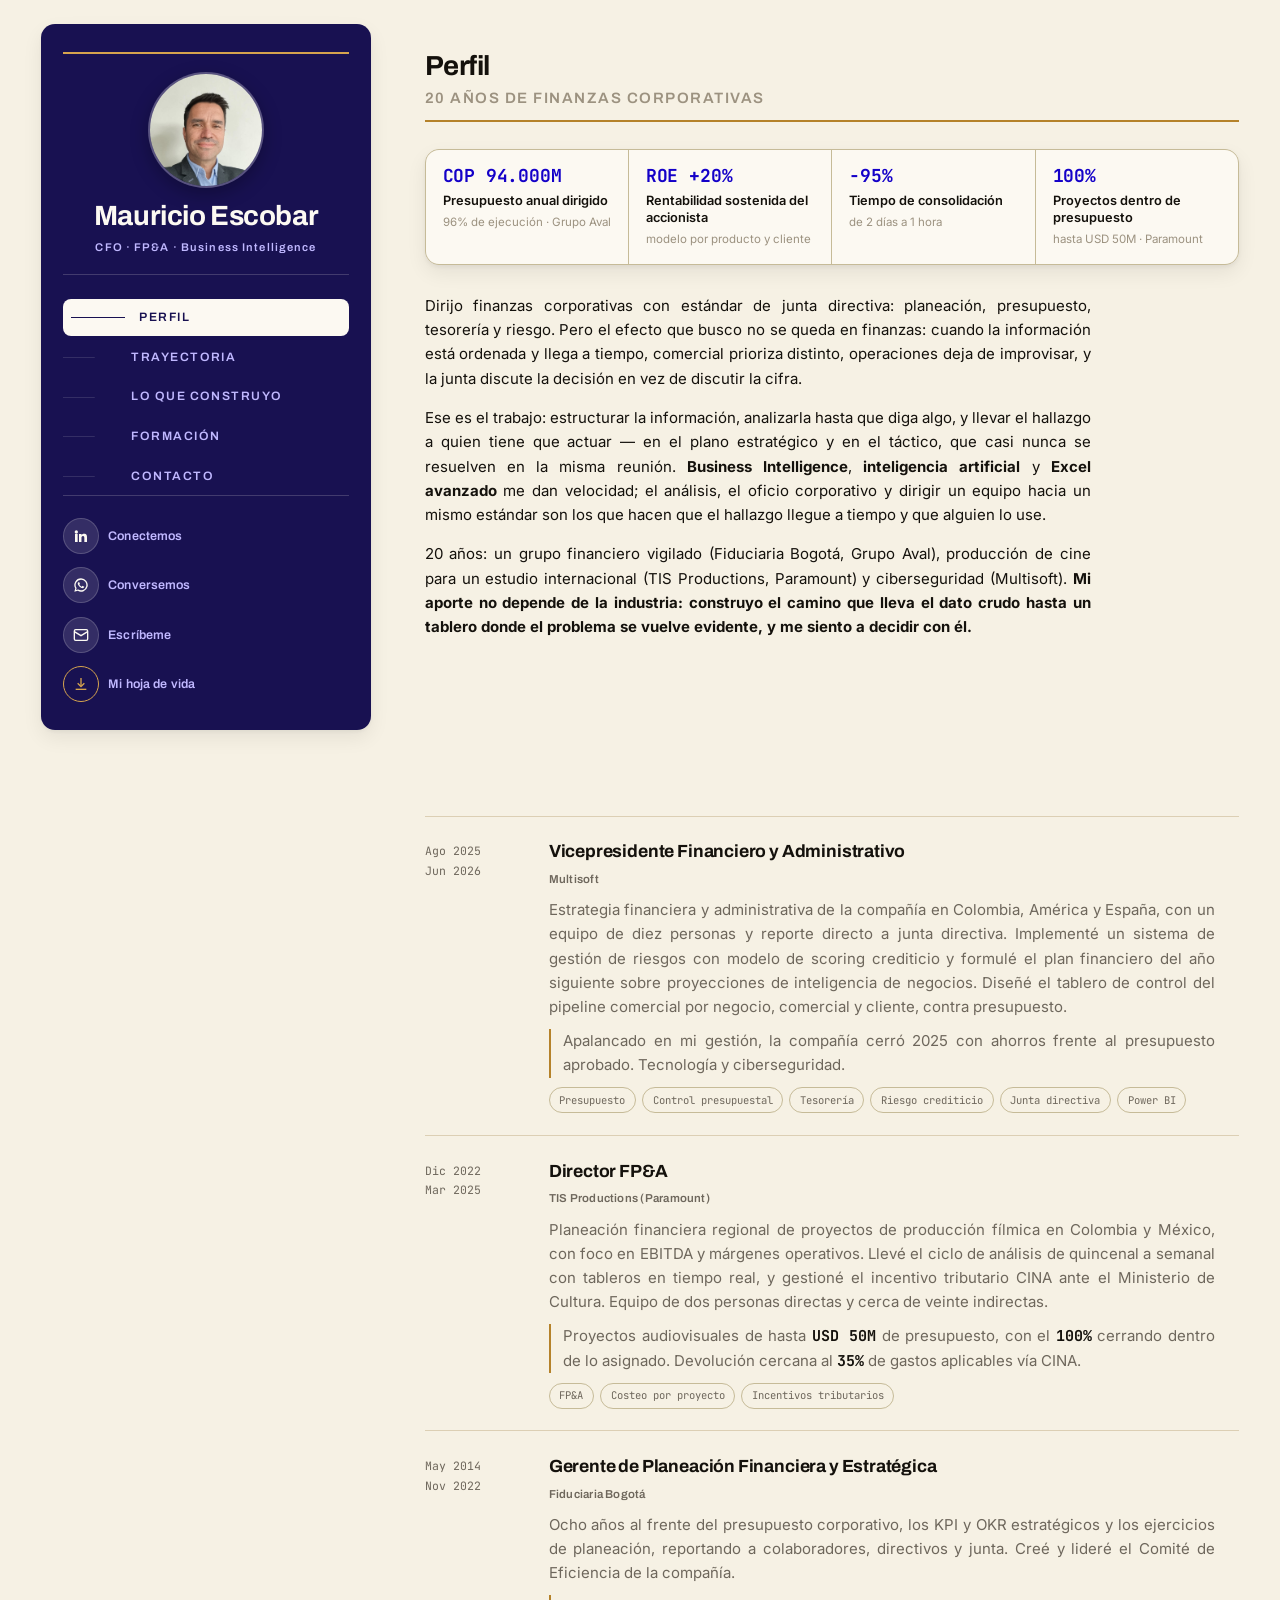
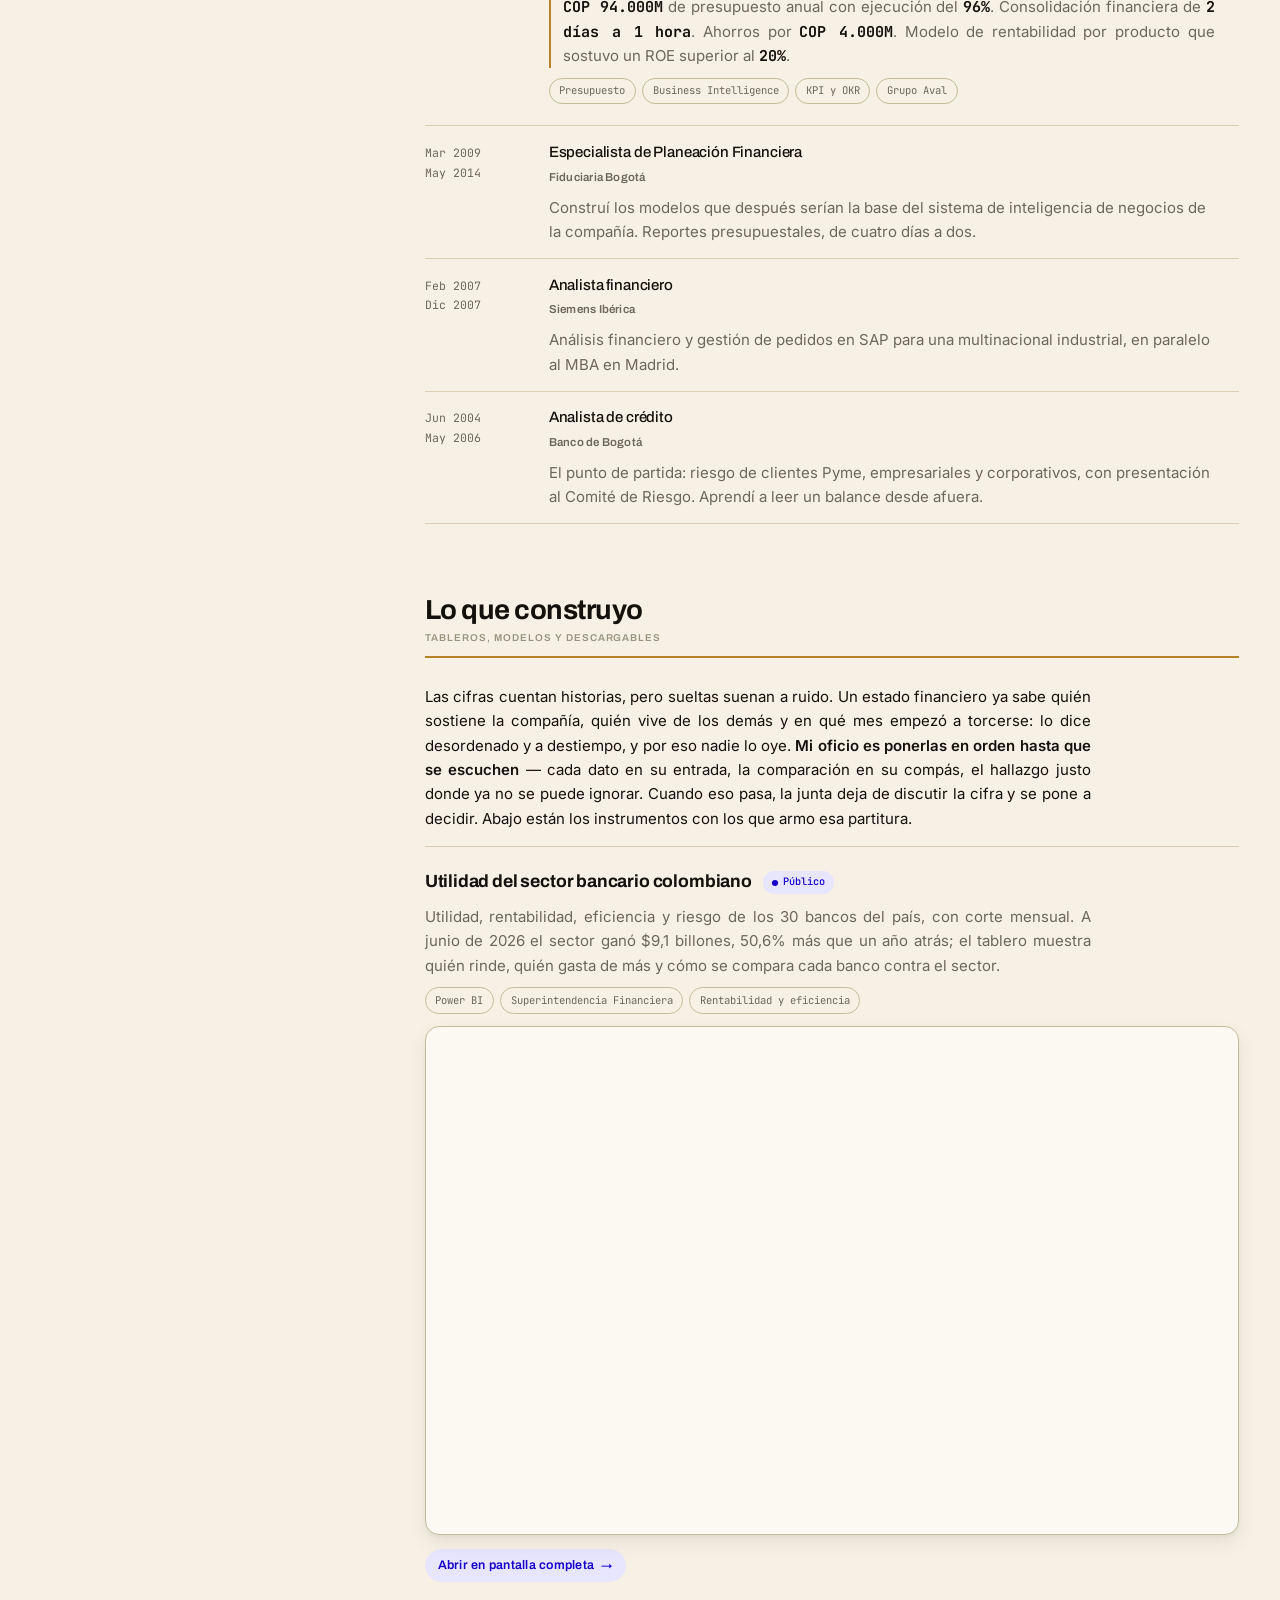
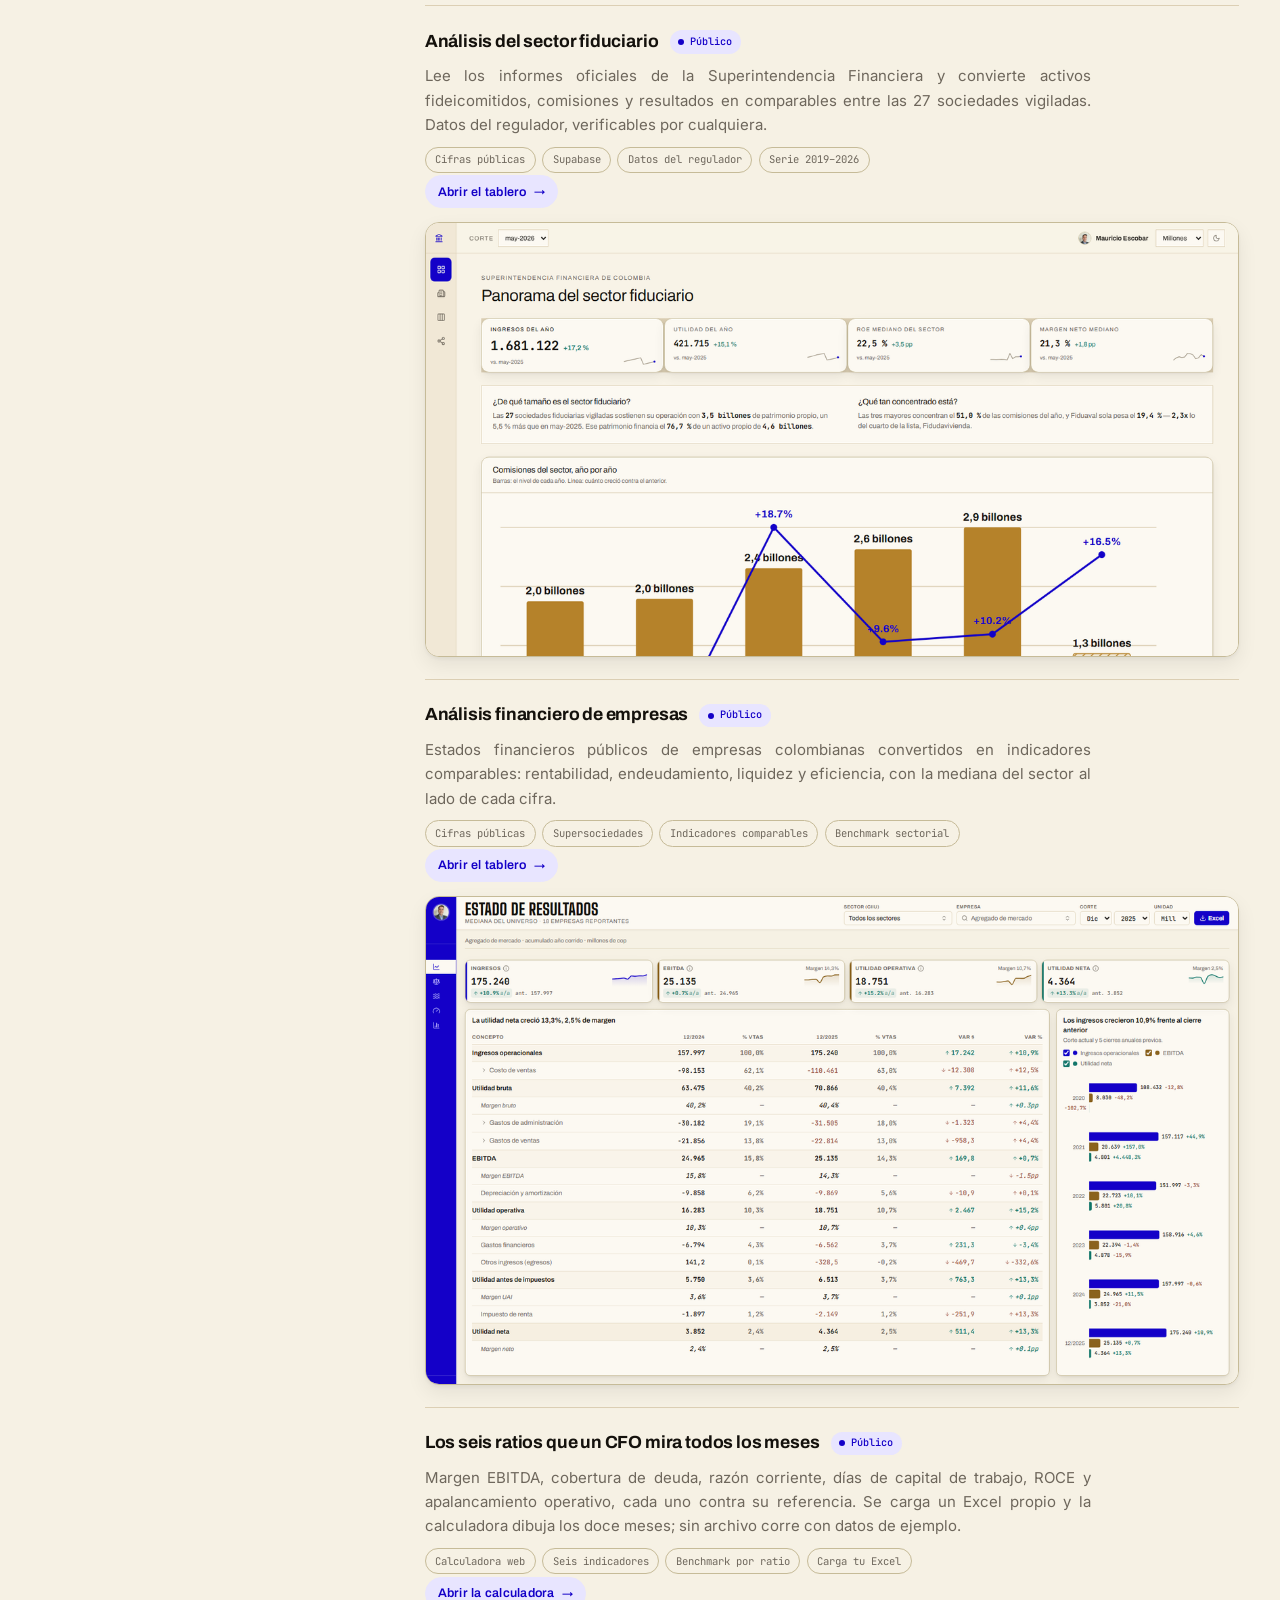
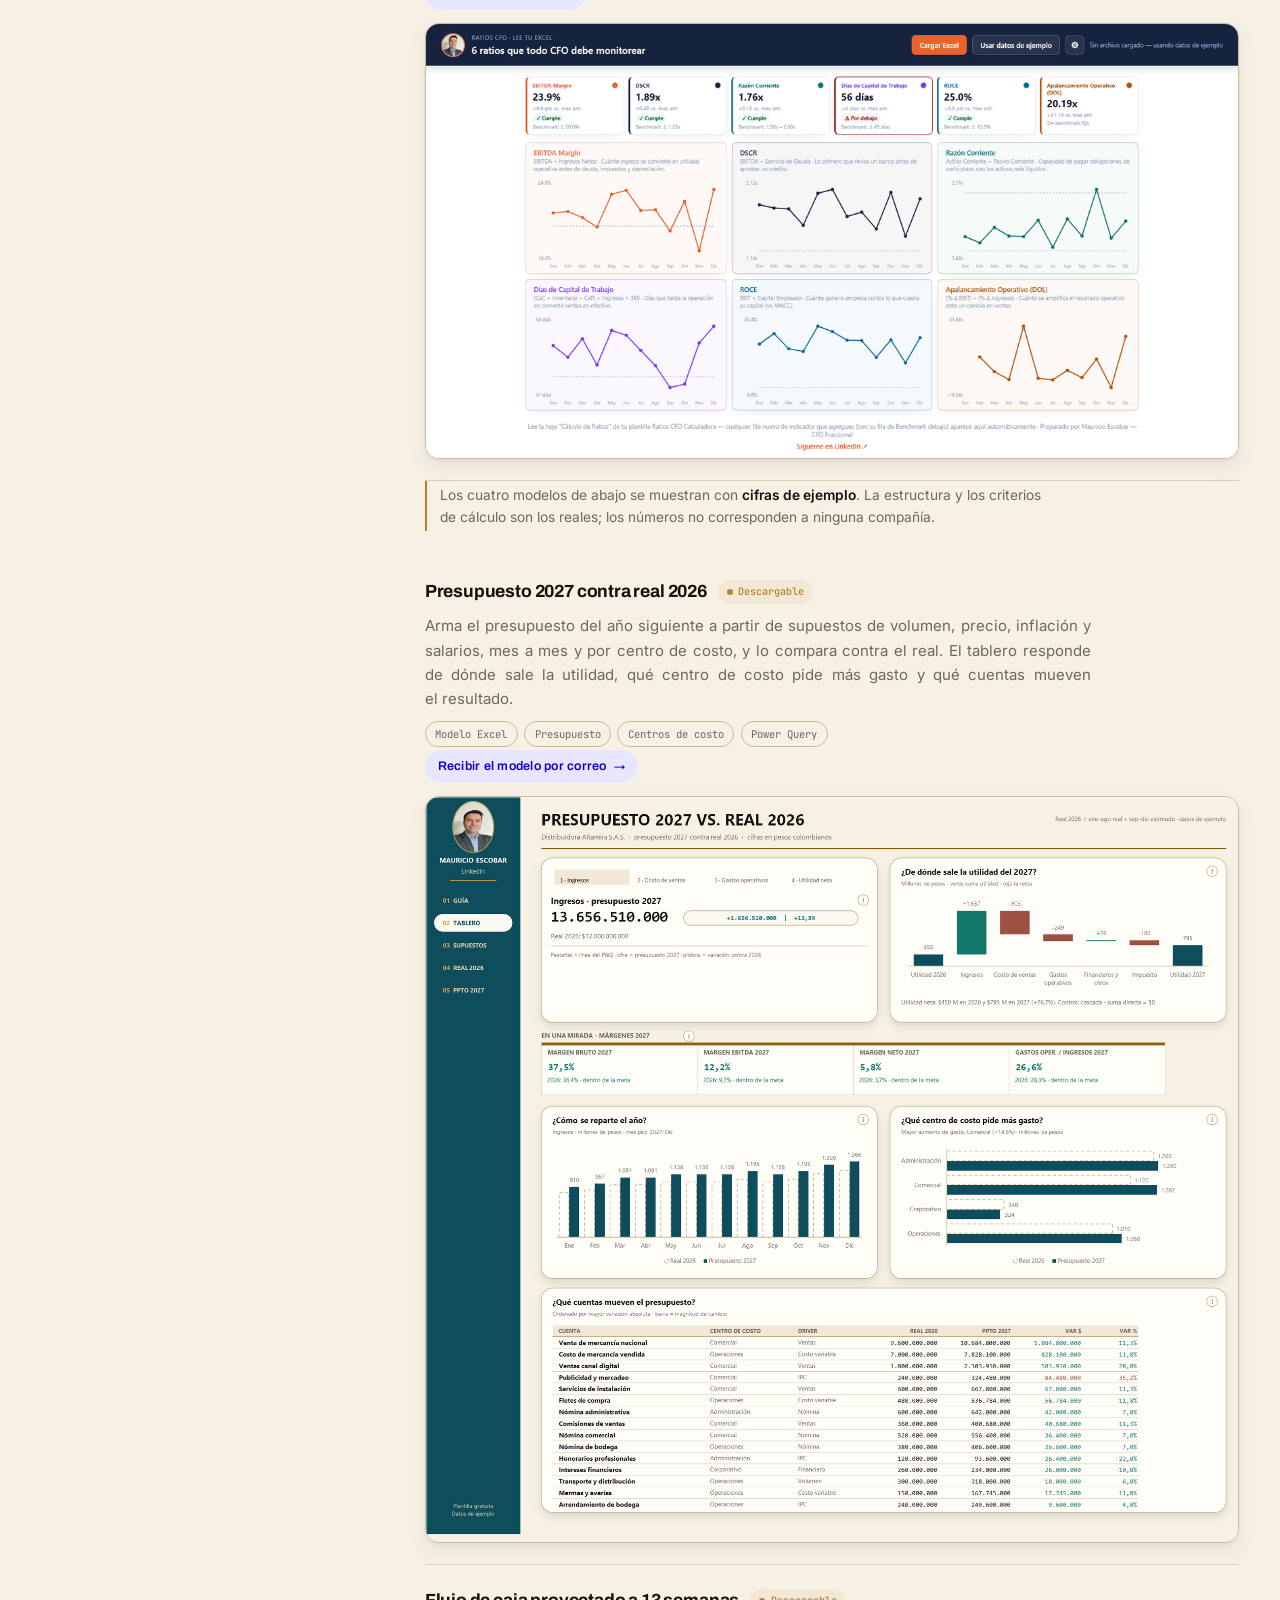
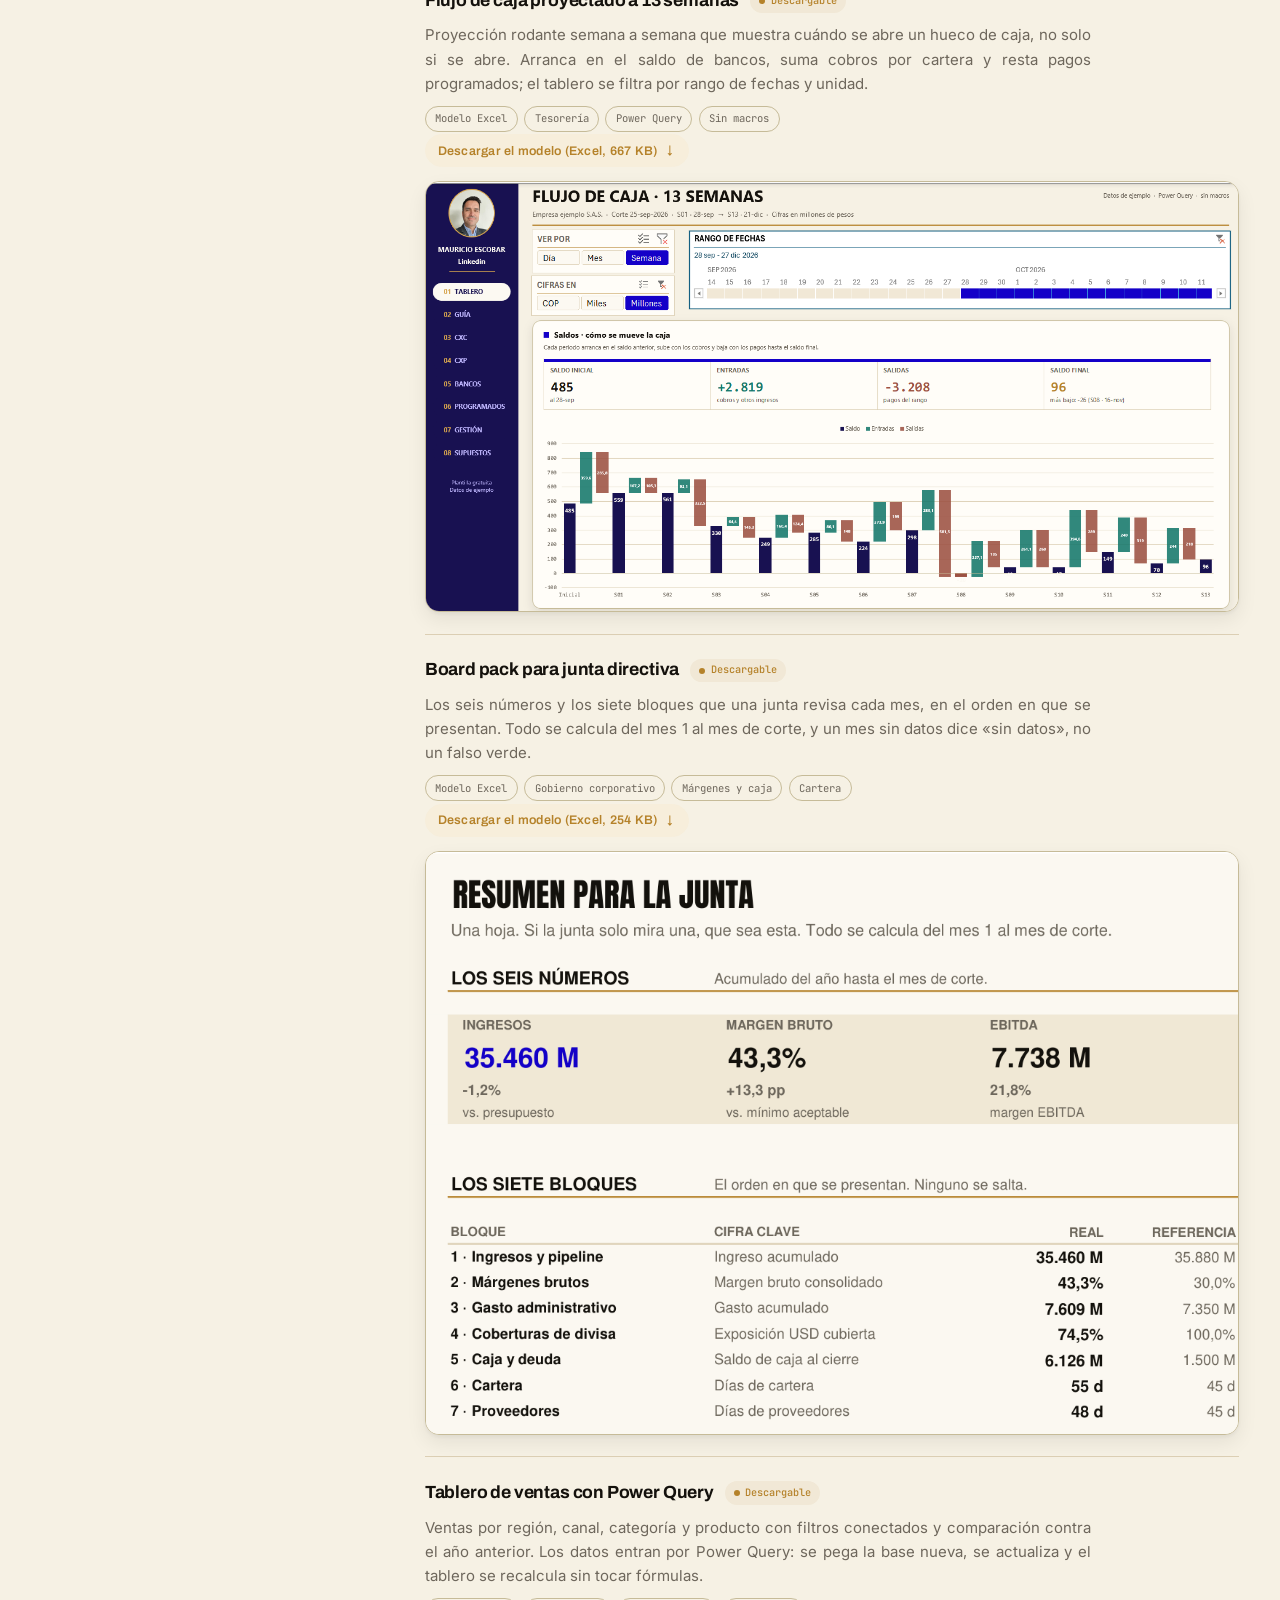
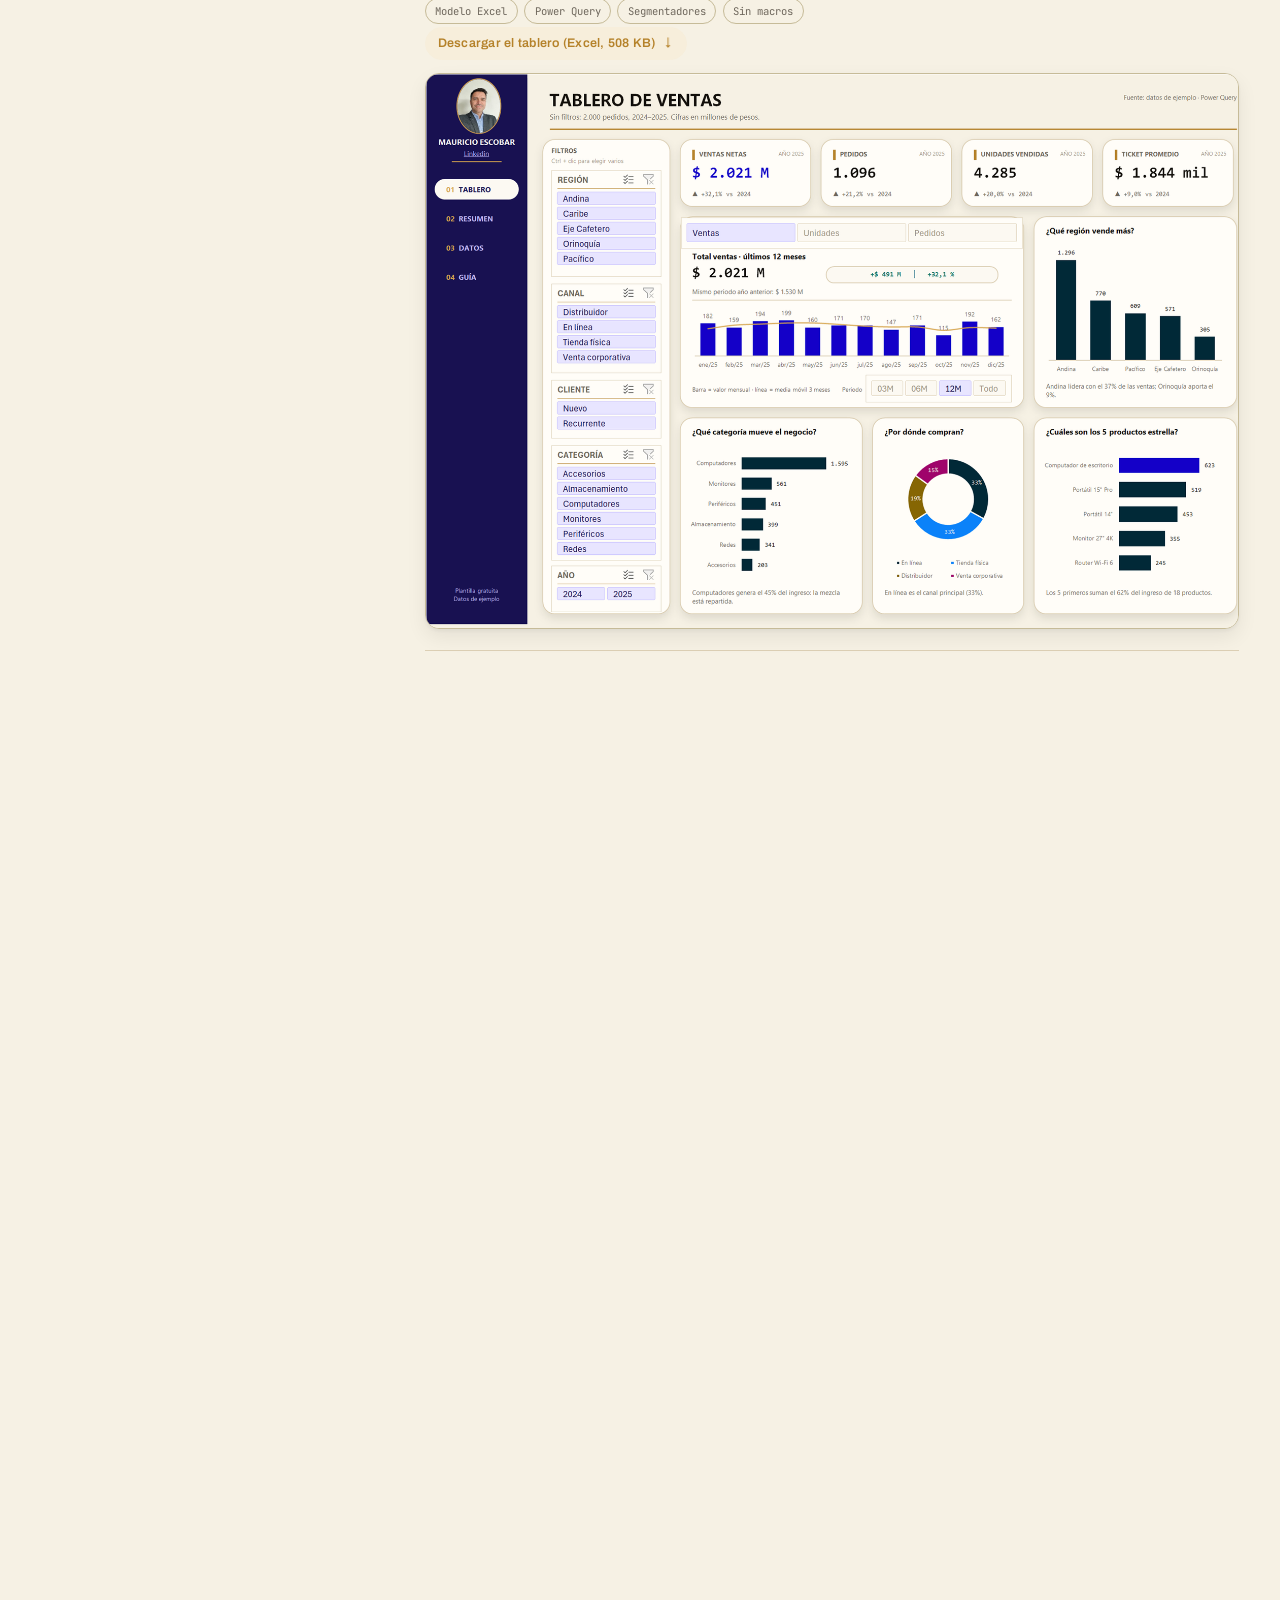
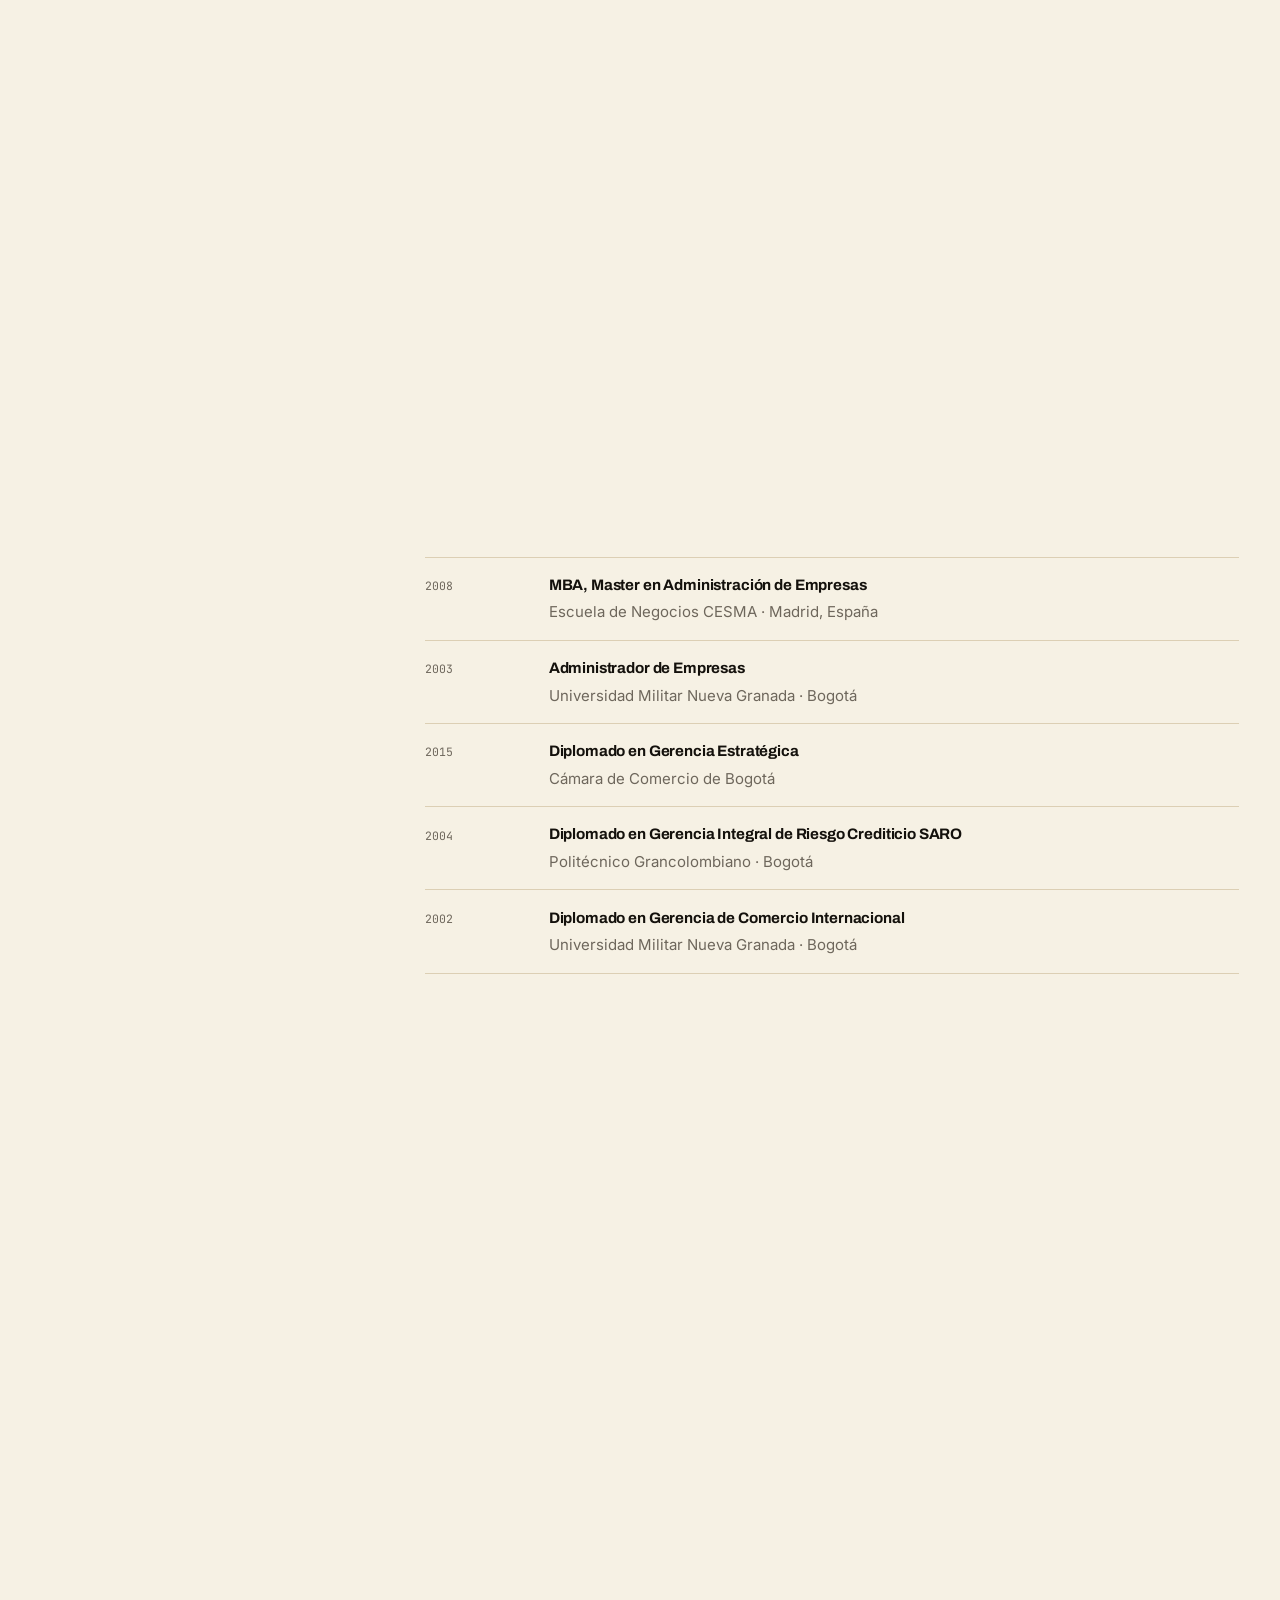
<file: index.html>
<!DOCTYPE html>
<html lang="es">
<head>
<script>document.documentElement.className+=" js";</script>
<meta charset="UTF-8">
<meta name="viewport" content="width=device-width, initial-scale=1.0">
<script>
/* La landing SIEMPRE abre por el inicio. Chrome restaura la posicion de scroll
   al recargar o al volver atras, asi que un visitante que ya habia bajado
   reaparecia en Contacto creyendo que esa era la portada. Solo se respeta el
   destino cuando el propio enlace trae ancla (#trayectoria, #contacto...). */
if ('scrollRestoration' in history) history.scrollRestoration = 'manual';
if (!location.hash) window.addEventListener('load', function(){ window.scrollTo(0, 0); });
</script>
<title>Mauricio Escobar. Finanzas corporativas con estándar de junta directiva</title>
<meta name="description" content="20 años dirigiendo finanzas corporativas en Grupo Aval, Paramount y ciberseguridad. Modelos financieros y sistemas de información que hacen que el número llegue a tiempo.">

<meta property="og:title" content="Mauricio Escobar. Finanzas corporativas con estándar de junta directiva">
<meta property="og:description" content="Modelos financieros y sistemas de información que hacen que el número llegue a tiempo y se pueda creer.">
<meta property="og:image" content="assets/img/mauricio-escobar.jpg">
<meta property="og:type" content="website">

<link rel="icon" href="assets/img/favicon.svg" type="image/svg+xml">
<link rel="preconnect" href="https://fonts.googleapis.com">
<link rel="preconnect" href="https://fonts.gstatic.com" crossorigin>
<link rel="stylesheet" href="https://fonts.googleapis.com/css2?family=Archivo:wght@400;500;600;700&family=Inter:wght@400;500;600&family=JetBrains+Mono:wght@400;500;700&display=swap">
<link rel="stylesheet" href="css/home.css?v=6bc7af1b">
</head>
<body>
<div class="shell" lang="es">

<aside class="sidebar">
  <div>
    <div class="letterhead">
      <div class="namerow">
        <div class="portrait"><img src="assets/img/mauricio-escobar.jpg" alt="Mauricio Escobar"></div>
        <div>
          <h1>Mauricio Escobar</h1>
          <p class="role">CFO · FP&amp;A · Business Intelligence</p>
        </div>
      </div>
      <p class="bio">20 años ordenando la información financiera de compañías grandes.
      Hoy la pongo al servicio de juntas que tienen que decidir.</p>
    </div>

    <nav class="jump" aria-label="Secciones">
      <ul>
        <li><a href="#perfil"><span class="rail"></span>Perfil</a></li>
        <li><a href="#trayectoria"><span class="rail"></span>Trayectoria</a></li>
        <li><a href="#construyo"><span class="rail"></span>Lo que construyo</a></li>
        <li><a href="#formacion"><span class="rail"></span>Formación</a></li>
        <li><a href="#contacto"><span class="rail"></span>Contacto</a></li>
      </ul>
    </nav>
  </div>

  <div class="actions">
    <div class="actions-row">
      <a class="act" href="https://www.linkedin.com/in/mauricio-escobar-bernales/" target="_blank" rel="noopener">
        <span class="ic"><svg viewBox="0 0 24 24" fill="currentColor" aria-hidden="true"><path d="M4.98 3.5a2.5 2.5 0 1 1 0 5 2.5 2.5 0 0 1 0-5zM3 9h4v12H3zM9 9h3.8v1.7h.05c.53-.95 1.83-1.95 3.76-1.95C20.6 8.75 21 11.2 21 14.4V21h-4v-5.9c0-1.4-.03-3.2-2-3.2s-2.3 1.5-2.3 3.1V21H9z"/></svg></span>
        Conectemos
      </a>
      <a class="act" href="https://wa.me/573005422702?text=Hola%20Mauricio%2C%20vi%20tu%20sitio%20y%20quiero%20conversar" target="_blank" rel="noopener">
        <span class="ic"><svg viewBox="0 0 24 24" fill="currentColor" aria-hidden="true"><path d="M12 2a10 10 0 0 0-8.6 15.05L2 22l5.1-1.33A10 10 0 1 0 12 2zm0 2a8 8 0 1 1-4.1 14.86l-.3-.18-3 .78.8-2.92-.2-.31A8 8 0 0 1 12 4zm4.3 10.1c-.24-.12-1.4-.7-1.62-.78-.22-.08-.38-.12-.54.12s-.62.78-.76.94-.28.18-.52.06a6.5 6.5 0 0 1-1.92-1.18 7.2 7.2 0 0 1-1.32-1.65c-.14-.24 0-.37.1-.49s.24-.28.36-.42a1.6 1.6 0 0 0 .24-.4.44.44 0 0 0 0-.42c-.06-.12-.54-1.3-.74-1.78s-.4-.4-.54-.41h-.46a.88.88 0 0 0-.64.3 2.68 2.68 0 0 0-.84 2 4.66 4.66 0 0 0 .98 2.46 10.66 10.66 0 0 0 4.08 3.6c.57.25 1.02.4 1.37.5a3.28 3.28 0 0 0 1.5.1 2.46 2.46 0 0 0 1.6-1.14 2 2 0 0 0 .14-1.13c-.06-.1-.22-.16-.46-.28z"/></svg></span>
        Conversemos
      </a>
      <a class="act" href="mailto:hugomauricioescobar@gmail.com">
        <span class="ic"><svg viewBox="0 0 24 24" fill="none" stroke="currentColor" stroke-width="2" aria-hidden="true"><rect x="2" y="4" width="20" height="16" rx="2"/><path d="m2 7 10 6 10-6"/></svg></span>
        Escríbeme
      </a>
      <a class="act act-cv" href="assets/Mauricio-Escobar-Bernales-CV.pdf" download>
        <span class="ic"><svg viewBox="0 0 24 24" fill="none" stroke="currentColor" stroke-width="2" aria-hidden="true"><path d="M12 3v12"/><path d="m7 11 5 5 5-5"/><path d="M4 20h16"/></svg></span>
        Mi hoja de vida
      </a>
    </div>
  </div>
</aside>

<main>

<section id="perfil">
  <div class="sec-head">
    <div class="sec-texto"><h2>Perfil</h2><p class="sec-sub">20 años de finanzas corporativas</p></div>
  </div>
  <div class="figures">
    <div><b>COP 94.000M</b><span>Presupuesto anual dirigido</span><em>96% de ejecución · Grupo Aval</em></div>
    <div><b>ROE +20%</b><span>Rentabilidad sostenida del accionista</span><em>modelo por producto y cliente</em></div>
    <div><b>−95%</b><span>Tiempo de consolidación</span><em>de 2 días a 1 hora</em></div>
    <div><b>100%</b><span>Proyectos dentro de presupuesto</span><em>hasta USD 50M · Paramount</em></div>
  </div>
  <p class="lede">Dirijo finanzas corporativas con estándar de junta directiva: planeación, presupuesto,
  tesorería y riesgo. Pero el efecto que busco no se queda en finanzas: cuando la información está
  ordenada y llega a tiempo, comercial prioriza distinto, operaciones deja de improvisar, y la junta
  discute la decisión en vez de discutir la cifra.</p>
  <p>Ese es el trabajo: estructurar la información, analizarla hasta que diga algo, y llevar el
  hallazgo a quien tiene que actuar — en el plano estratégico y en el táctico, que casi nunca se
  resuelven en la misma reunión. <strong>Business Intelligence</strong>, <strong>inteligencia
  artificial</strong> y <strong>Excel avanzado</strong> me dan velocidad; el análisis, el oficio
  corporativo y dirigir un equipo hacia un mismo estándar son los que hacen que el hallazgo llegue a
  tiempo y que alguien lo use.</p>
  <p>20 años: un grupo financiero vigilado (Fiduciaria Bogotá, Grupo Aval), producción de
  cine para un estudio internacional (TIS Productions, Paramount) y ciberseguridad (Multisoft).
  <strong>Mi aporte no depende de la industria: construyo el camino que lleva el dato crudo hasta un
  tablero donde el problema se vuelve evidente, y me siento a decidir con él.</strong></p>
</section>

<section id="trayectoria">
  <div class="sec-head">
    <div class="sec-texto"><h2>Trayectoria</h2><p class="sec-sub">De analista de crédito a vicepresidente</p></div>
  </div>
  <div class="ledger">

    <div class="row">
      <div class="when">Ago 2025<br>Jun 2026</div>
      <div>
        <h3>Vicepresidente Financiero y Administrativo</h3>
        <p class="org">Multisoft</p>
        <p>Estrategia financiera y administrativa de la compañía en Colombia, América y España, con un
        equipo de diez personas y reporte directo a junta directiva. Implementé un sistema de gestión de
        riesgos con modelo de scoring crediticio y formulé el plan financiero del año siguiente sobre
        proyecciones de inteligencia de negocios. Diseñé el tablero de control del pipeline comercial
        por negocio, comercial y cliente, contra presupuesto.</p>
        <p class="win">Apalancado en mi gestión, la compañía cerró 2025 con ahorros frente al presupuesto
        aprobado. Tecnología y ciberseguridad.</p>
        <div class="tags"><span class="tag">Presupuesto</span><span class="tag">Control presupuestal</span><span class="tag">Tesorería</span><span class="tag">Riesgo crediticio</span><span class="tag">Junta directiva</span><span class="tag">Power BI</span></div>
      </div>
    </div>

    <div class="row">
      <div class="when">Dic 2022<br>Mar 2025</div>
      <div>
        <h3>Director FP&amp;A</h3>
        <p class="org">TIS Productions (Paramount)</p>
        <p>Planeación financiera regional de proyectos de producción fílmica en Colombia y México, con foco
        en EBITDA y márgenes operativos. Llevé el ciclo de análisis de quincenal a semanal con tableros en
        tiempo real, y gestioné el incentivo tributario CINA ante el Ministerio de Cultura. Equipo de dos
        personas directas y cerca de veinte indirectas.</p>
        <p class="win">Proyectos audiovisuales de hasta <b>USD 50M</b> de presupuesto, con el <b>100%</b>
        cerrando dentro de lo asignado. Devolución cercana al <b>35%</b> de gastos aplicables vía CINA.</p>
        <div class="tags"><span class="tag">FP&amp;A</span><span class="tag">Costeo por proyecto</span><span class="tag">Incentivos tributarios</span></div>
      </div>
    </div>

    <div class="row">
      <div class="when">May 2014<br>Nov 2022</div>
      <div>
        <h3>Gerente de Planeación Financiera y Estratégica</h3>
        <p class="org">Fiduciaria Bogotá</p>
        <p>Ocho años al frente del presupuesto corporativo, los KPI y OKR estratégicos y los ejercicios de
        planeación, reportando a colaboradores, directivos y junta. Creé y lideré el Comité de Eficiencia
        de la compañía.</p>
        <p class="win"><b>COP 94.000M</b> de presupuesto anual con ejecución del <b>96%</b>. Consolidación
        financiera de <b>2 días a 1 hora</b>. Ahorros por <b>COP 4.000M</b>. Modelo de rentabilidad por
        producto que sostuvo un ROE superior al <b>20%</b>.</p>
        <div class="tags"><span class="tag">Presupuesto</span><span class="tag">Business Intelligence</span><span class="tag">KPI y OKR</span><span class="tag">Grupo Aval</span></div>
      </div>
    </div>

    <div class="row row-brief">
      <div class="when">Mar 2009<br>May 2014</div>
      <div>
        <h3>Especialista de Planeación Financiera</h3>
        <p class="org">Fiduciaria Bogotá</p>
        <p>Construí los modelos que después serían la base del sistema de inteligencia de negocios de
        la compañía. Reportes presupuestales, de cuatro días a dos.</p>
      </div>
    </div>

    <div class="row row-brief">
      <div class="when">Feb 2007<br>Dic 2007</div>
      <div>
        <h3>Analista financiero</h3>
        <p class="org">Siemens Ibérica</p>
        <p>Análisis financiero y gestión de pedidos en SAP para una multinacional industrial, en
        paralelo al MBA en Madrid.</p>
      </div>
    </div>

    <div class="row row-brief">
      <div class="when">Jun 2004<br>May 2006</div>
      <div>
        <h3>Analista de crédito</h3>
        <p class="org">Banco de Bogotá</p>
        <p>El punto de partida: riesgo de clientes Pyme, empresariales y corporativos, con presentación
        al Comité de Riesgo. Aprendí a leer un balance desde afuera.</p>
      </div>
    </div>

  </div>
</section>

<section id="construyo">
  <div class="sec-head">
    <div class="sec-texto"><h2>Lo que construyo</h2><p class="sec-sub">Tableros, modelos y descargables</p></div>
  </div>
  <p class="lede">Las cifras cuentan historias, pero sueltas suenan a ruido. Un estado financiero ya sabe quién sostiene la compañía, quién vive de los demás y en qué mes empezó a torcerse: lo dice desordenado y a destiempo, y por eso nadie lo oye. <strong>Mi oficio es ponerlas en orden hasta que se escuchen</strong> — cada dato en su entrada, la comparación en su compás, el hallazgo justo donde ya no se puede ignorar. Cuando eso pasa, la junta deja de discutir la cifra y se pone a decidir. Abajo están los instrumentos con los que armo esa partitura.</p>
  <div class="ledger">

    <div class="row row-pieza">
      <div>
        <div class="head-line"><h3>Utilidad del sector bancario colombiano</h3><span class="chip chip-pub">Público</span></div>
        <p>Utilidad, rentabilidad, eficiencia y riesgo de los 30 bancos del país, con corte mensual. A junio de 2026 el sector ganó $9,1 billones, 50,6% más que un año atrás; el tablero muestra quién rinde, quién gasta de más y cómo se compara cada banco contra el sector.</p>
        <div class="tags"><span class="tag">Power BI</span><span class="tag">Superintendencia Financiera</span><span class="tag">Rentabilidad y eficiencia</span></div>
        <div class="thumb thumb-embed"><iframe src="https://app.powerbi.com/view?r=eyJrIjoiNDkyMWVmMmUtMjRiNy00Yjc5LWFiZDktYTc0ODIxMDdlMDczIiwidCI6ImQ2NDZkM2E4LTdiMTUtNGI1My05ZDkyLTk4MTVmZDYyNzAyYyIsImMiOjR9&amp;pageName=MEBPortada" title="Informe interactivo del sector bancario colombiano" loading="lazy" allowfullscreen></iframe></div>
        <a class="abrir" href="https://app.powerbi.com/view?r=eyJrIjoiNDkyMWVmMmUtMjRiNy00Yjc5LWFiZDktYTc0ODIxMDdlMDczIiwidCI6ImQ2NDZkM2E4LTdiMTUtNGI1My05ZDkyLTk4MTVmZDYyNzAyYyIsImMiOjR9&amp;pageName=MEBPortada" target="_blank" rel="noopener">Abrir en pantalla completa<span class="flecha" aria-hidden="true">→</span></a>
              </div>
    </div>
    <div class="row row-pieza">
      <div>
        <div class="head-line"><h3>Análisis del sector fiduciario</h3><span class="chip chip-pub">Público</span></div>
        <p>Lee los informes oficiales de la Superintendencia Financiera y convierte activos fideicomitidos, comisiones y resultados en comparables entre las 27 sociedades vigiladas. Datos del regulador, verificables por cualquiera.</p>
        <div class="tags"><span class="tag tag-tipo">Cifras públicas</span><span class="tag">Supabase</span><span class="tag">Datos del regulador</span><span class="tag">Serie 2019–2026</span></div>
        <a class="abrir" href="https://mauito-fiduciaria-insight.hugomauricioescobar.workers.dev/" target="_blank" rel="noopener">Abrir el tablero<span class="flecha" aria-hidden="true">→</span></a>
        <div class="thumb thumb-full"><img src="assets/img/modelos/06-fiduciarias.png" alt="Panorama del sector fiduciario: ingresos, utilidad, ROE y comisiones año por año" loading="lazy"></div>
              </div>
    </div>
    <div class="row row-pieza">
      <div>
        <div class="head-line"><h3>Análisis financiero de empresas</h3><span class="chip chip-pub">Público</span></div>
        <p>Estados financieros públicos de empresas colombianas convertidos en indicadores comparables: rentabilidad, endeudamiento, liquidez y eficiencia, con la mediana del sector al lado de cada cifra.</p>
        <div class="tags"><span class="tag tag-tipo">Cifras públicas</span><span class="tag">Supersociedades</span><span class="tag">Indicadores comparables</span><span class="tag">Benchmark sectorial</span></div>
        <a class="abrir" href="https://mauito-financial-compass.hugomauricioescobar.workers.dev/" target="_blank" rel="noopener">Abrir el tablero<span class="flecha" aria-hidden="true">→</span></a>
        <div class="thumb thumb-full"><img src="assets/img/modelos/07-supersociedades.png" alt="Estado de resultados comparado contra el cierre anterior, con la mediana del sector" loading="lazy"></div>
              </div>
    </div>
    <div class="row row-pieza">
      <div>
        <div class="head-line"><h3>Los seis ratios que un CFO mira todos los meses</h3><span class="chip chip-pub">Público</span></div>
        <p>Margen EBITDA, cobertura de deuda, razón corriente, días de capital de trabajo, ROCE y apalancamiento operativo, cada uno contra su referencia. Se carga un Excel propio y la calculadora dibuja los doce meses; sin archivo corre con datos de ejemplo.</p>
        <div class="tags"><span class="tag tag-tipo">Calculadora web</span><span class="tag">Seis indicadores</span><span class="tag">Benchmark por ratio</span><span class="tag">Carga tu Excel</span></div>
        <a class="abrir" href="https://claude.ai/code/artifact/e2f0d86e-1b66-40ca-a56c-419872c2c313" target="_blank" rel="noopener">Abrir la calculadora<span class="flecha" aria-hidden="true">→</span></a>
        <div class="thumb thumb-full"><img src="assets/img/modelos/08-ratios-cfo.png" alt="Calculadora de seis ratios CFO con tarjeta, benchmark y serie mensual de cada indicador" loading="lazy"></div>
              </div>
    </div>

    <p class="nota-datos">Los cuatro modelos de abajo se muestran con <strong>cifras de ejemplo</strong>. La estructura y los criterios de cálculo son los reales; los números no corresponden a ninguna compañía.</p>
    <div class="row row-pieza">
      <div>
        <div class="head-line"><h3>Presupuesto 2027 contra real 2026</h3><span class="chip chip-mod">Descargable</span></div>
        <p>Arma el presupuesto del año siguiente a partir de supuestos de volumen, precio, inflación y salarios, mes a mes y por centro de costo, y lo compara contra el real. El tablero responde de dónde sale la utilidad, qué centro de costo pide más gasto y qué cuentas mueven el resultado.</p>
        <div class="tags"><span class="tag tag-tipo">Modelo Excel</span><span class="tag">Presupuesto</span><span class="tag">Centros de costo</span><span class="tag">Power Query</span></div>
        <a class="abrir" href="https://mauricio-escobar-ebiy42.subscribepage.io" target="_blank" rel="noopener">Recibir el modelo por correo<span class="flecha" aria-hidden="true">→</span></a>
        <div class="thumb thumb-full"><img src="assets/img/modelos/11-ppto-2027.png" alt="Tablero del presupuesto 2027 contra el real 2026: ingresos, cascada de utilidad, márgenes, reparto mensual, gasto por centro de costo y cuentas que más varían" loading="lazy"></div>
      </div>
    </div>
    <div class="row row-pieza">
      <div>
        <div class="head-line"><h3>Flujo de caja proyectado a 13 semanas</h3><span class="chip chip-mod">Descargable</span></div>
        <p>Proyección rodante semana a semana que muestra cuándo se abre un hueco de caja, no solo si se abre. Arranca en el saldo de bancos, suma cobros por cartera y resta pagos programados; el tablero se filtra por rango de fechas y unidad.</p>
        <div class="tags"><span class="tag tag-tipo">Modelo Excel</span><span class="tag">Tesorería</span><span class="tag">Power Query</span><span class="tag">Sin macros</span></div>
        <a class="abrir" href="assets/Flujo-de-caja-13-semanas-MEB.xlsx" download>Descargar el modelo (Excel, 667 KB)<span class="flecha" aria-hidden="true">→</span></a>
        <div class="thumb thumb-full"><img src="assets/img/modelos/03-flujo-13-semanas-v2.png" alt="Tablero del flujo de caja a 13 semanas: saldo inicial, entradas, salidas y cascada semanal del saldo" loading="lazy"></div>
      </div>
    </div>
    <div class="row row-pieza">
      <div>
        <div class="head-line"><h3>Board pack para junta directiva</h3><span class="chip chip-mod">Descargable</span></div>
        <p>Los seis números y los siete bloques que una junta revisa cada mes, en el orden en que se presentan. Todo se calcula del mes 1 al mes de corte, y un mes sin datos dice «sin datos», no un falso verde.</p>
        <div class="tags"><span class="tag tag-tipo">Modelo Excel</span><span class="tag">Gobierno corporativo</span><span class="tag">Márgenes y caja</span><span class="tag">Cartera</span></div>
        <a class="abrir" href="assets/BOARD-PACK-JUNTA-MEB.xlsx" download>Descargar el modelo (Excel, 254 KB)<span class="flecha" aria-hidden="true">→</span></a>
        <div class="thumb thumb-full"><img src="assets/img/modelos/09-board-pack.png" alt="Resumen para la junta: ingresos, margen bruto, EBITDA y los siete bloques con real contra referencia" loading="lazy"></div>
      </div>
    </div>
    <div class="row row-pieza">
      <div>
        <div class="head-line"><h3>Tablero de ventas con Power Query</h3><span class="chip chip-mod">Descargable</span></div>
        <p>Ventas por región, canal, categoría y producto con filtros conectados y comparación contra el año anterior. Los datos entran por Power Query: se pega la base nueva, se actualiza y el tablero se recalcula sin tocar fórmulas.</p>
        <div class="tags"><span class="tag tag-tipo">Modelo Excel</span><span class="tag">Power Query</span><span class="tag">Segmentadores</span><span class="tag">Sin macros</span></div>
        <a class="abrir" href="assets/TABLERO-VENTAS-POWERQUERY-MEB.xlsx" download>Descargar el tablero (Excel, 508 KB)<span class="flecha" aria-hidden="true">→</span></a>
        <div class="thumb thumb-full"><img src="assets/img/modelos/10-tablero-ventas.png" alt="Tablero de ventas: indicadores del año, ventas mensuales, ventas por región, categoría, canal y productos principales" loading="lazy"></div>
      </div>
    </div>

    <div class="row row-pieza">
      <div>
        <div class="head-line"><h3>Reactivación de un café después del terremoto</h3><span class="chip chip-priv">Voluntariado</span></div>
        <p>Soy asesor financiero voluntario en Mentes a la Obra, el programa que acompaña a pequeños negocios del área de Pereira a levantarse después del terremoto y a reactivar la economía local. Me correspondió un café de barrio que pasó de vender 120 tazas al día a 20. El dueño tenía una sola pregunta —¿cuándo volvemos a ganar?— y el modelo se la responde.</p>
        <p>Necesita 78 tazas diarias para no perder, 87 si se cuenta la cuota de la deuda. En el escenario medio la operación vuelve a dar utilidad en abril de 2027, pero antes la caja toca fondo en −$25,9 millones: ese es el número que hay que financiar, y no se veía en ninguna parte. El modelo trae tres escenarios, flujo a doce meses y a trece semanas, y una hoja de captura diaria para que el dueño compare cada día las tazas vendidas contra las que necesita.</p>
        <p class="nota-datos"><strong>Cifras ficticias.</strong> La estructura y los cálculos son los del modelo entregado; los números se muestran solo como ilustración y el nombre del negocio se omite.</p>
        <div class="tags"><span class="tag tag-tipo">Voluntariado</span><span class="tag">Reactivación económica</span><span class="tag">Punto de equilibrio</span><span class="tag">Flujo de caja</span><span class="tag">Escenarios</span></div>
        <div class="thumb thumb-full"><img src="assets/img/modelos/12-cafe-reactivacion.png" alt="Tablero del café: tazas diarias para no perder, resultado del mes, caja mínima a doce meses, y gráficos de escenarios de tazas, caja al cierre de cada mes y EBITDA mensual" loading="lazy"></div>
      </div>
    </div>
    <div class="row row-pieza">
      <div>
        <div class="head-line"><h3>Chess Gym</h3><span class="chip chip-pub">Público</span></div>
        <p>Entrenador de aperturas de ajedrez con motor de análisis y repetición espaciada. No tiene nada que ver con finanzas: está aquí porque demuestra que lo que construyo llega a funcionar de verdad, no a quedarse en prototipo.</p>
        <div class="tags"><span class="tag tag-tipo">Fuera de finanzas</span><span class="tag">Motor de ajedrez</span><span class="tag">Repetición espaciada</span><span class="tag">React</span></div>
        <a class="abrir" href="https://chess-gym.lovable.app/" target="_blank" rel="noopener">Abrir Chess Gym<span class="flecha" aria-hidden="true">→</span></a>
              </div>
    </div>

  </div>
</section>

<section id="formacion">
  <div class="sec-head">
    <div class="sec-texto"><h2>Formación</h2><p class="sec-sub">MBA, pregrado y especializaciones</p></div>
  </div>
  <div class="edu">
    <div class="row"><div class="when">2008</div><div><h3>MBA, Master en Administración de Empresas</h3><p>Escuela de Negocios CESMA · Madrid, España</p></div></div>
    <div class="row"><div class="when">2003</div><div><h3>Administrador de Empresas</h3><p>Universidad Militar Nueva Granada · Bogotá</p></div></div>
    <div class="row"><div class="when">2015</div><div><h3>Diplomado en Gerencia Estratégica</h3><p>Cámara de Comercio de Bogotá</p></div></div>
    <div class="row"><div class="when">2004</div><div><h3>Diplomado en Gerencia Integral de Riesgo Crediticio SARO</h3><p>Politécnico Grancolombiano · Bogotá</p></div></div>
    <div class="row"><div class="when">2002</div><div><h3>Diplomado en Gerencia de Comercio Internacional</h3><p>Universidad Militar Nueva Granada · Bogotá</p></div></div>
  </div>
  <div class="skills">
    <div>
      <h4>Herramientas</h4>
      <div class="tags"><span class="tag">Excel avanzado</span><span class="tag">Power BI</span><span class="tag">Power Query</span><span class="tag">Power Apps</span><span class="tag">Power Automate</span><span class="tag">SharePoint</span><span class="tag">SAP</span></div>
    </div>
    <div>
      <h4>Áreas</h4>
      <div class="tags"><span class="tag">FP&amp;A</span><span class="tag">Presupuesto</span><span class="tag">Tesorería</span><span class="tag">Riesgo financiero</span><span class="tag">Business Intelligence</span><span class="tag">Costos y rentabilidad</span><span class="tag">Estrategia corporativa</span></div>
    </div>
    <div>
      <h4>Idiomas</h4>
      <p class="langs"><b>Español</b> nativo · <b>Inglés</b> avanzado</p>
    </div>
    <div>
      <h4>Construido con IA</h4>
      <div class="tags"><span class="tag">React</span><span class="tag">Supabase</span><span class="tag">Dashboards web</span><span class="tag">Automatizaciones</span></div>
    </div>
  </div>
</section>

<section id="contacto">
  <div class="sec-head">
    <div class="sec-texto"><h2>Contacto</h2><p class="sec-sub">Tres formas de escribirme</p></div>
  </div>
  <div class="contact-cta">
    <p>¿Hablamos de finanzas corporativas, de un modelo o de un tablero a la medida? Escríbeme por
    <a href="https://www.linkedin.com/in/mauricio-escobar-bernales/" target="_blank" rel="noopener">LinkedIn</a>,
    por <a href="mailto:hugomauricioescobar@gmail.com">correo</a> o por
    <a href="https://wa.me/573005422702?text=Hola%20Mauricio%2C%20vi%20tu%20sitio%20y%20quiero%20conversar" target="_blank" rel="noopener">WhatsApp</a>.
    La hoja de vida completa está en el botón de arriba.</p>
  </div>
  <footer>© 2026 Mauricio Escobar Bernales</footer>
</section>

</main>
</div>

<script>
(function(){
  var links = Array.prototype.slice.call(document.querySelectorAll('nav.jump a'));
  var sections = links.map(function(a){ return document.querySelector(a.getAttribute('href')); });
  function setActive(){
    var y = window.scrollY + window.innerHeight * 0.3;
    var current = 0;
    for (var i = 0; i < sections.length; i++){
      if (sections[i] && sections[i].offsetTop <= y) current = i;
    }
    /* La última sección nunca alcanza la línea del 30% porque el scroll topa
       antes. Al llegar al fondo se marca ella, que es lo que el usuario ve. */
    if (window.innerHeight + window.scrollY >= document.documentElement.scrollHeight - 2){
      current = sections.length - 1;
    }
    links.forEach(function(a, i){ a.classList.toggle('active', i === current); });
  }
  /* Sin guarda de requestAnimationFrame: si el rAF no corre (pestaña de fondo,
     panel oculto), la guarda se queda trabada y el menú deja de marcar para
     siempre. Leer seis offsetTop por evento es más barato que ese riesgo. */
  window.addEventListener('scroll', setActive, {passive:true});
  window.addEventListener('resize', setActive, {passive:true});
  setActive();
})();
</script>




<script>
/* Secuencia de modelo: avanza sola solo mientras esta a la vista, se detiene al
   pasar el mouse o al enfocar con teclado, y respeta prefers-reduced-motion.
   Si el usuario toca un boton, el automatico se apaga: manda su intencion. */
(function () {
  var quieto = matchMedia('(prefers-reduced-motion: reduce)');
  document.querySelectorAll('[data-secuencia]').forEach(function (fig) {
    var imgs  = [].slice.call(fig.querySelectorAll('.sec-lienzo img'));
    var btns  = [].slice.call(fig.querySelectorAll('.sec-pasos button'));
    if (imgs.length < 2) return;
    var i = 0, timer = null, manual = false;

    function listaImg(im) { return im.complete && im.naturalWidth > 0; }

    // Avanza al siguiente fotograma QUE YA HAYA LLEGADO. Si ninguno mas esta
    // listo, se queda donde esta y reintenta al siguiente tic: un fotograma
    // lento no puede congelar la secuencia ni mostrar un hueco en blanco.
    function siguiente() {
      for (var k = 1; k < imgs.length; k++) {
        var c = (i + k) % imgs.length;
        if (listaImg(imgs[c])) return c;
      }
      return i;
    }

    function mostrar(n) {
      i = (n + imgs.length) % imgs.length;
      imgs.forEach(function (im, k) { im.classList.toggle('is-activo', k === i); });
      btns.forEach(function (b, k) {
        b.classList.toggle('is-activo', k === i);
        b.setAttribute('aria-pressed', k === i ? 'true' : 'false');
      });
    }
    function arrancar() {
      if (timer || manual || quieto.matches) return;
      timer = setInterval(function () { mostrar(siguiente()); }, 2600);
    }
    function parar() { clearInterval(timer); timer = null; }

    btns.forEach(function (b, k) {
      b.addEventListener('click', function () { manual = true; parar(); mostrar(k); });
    });
    fig.addEventListener('mouseenter', parar);
    fig.addEventListener('mouseleave', arrancar);
    fig.addEventListener('focusin', parar);

    // Los fotogramas 2 y 3 van con loading="lazy" para no pesar en la primera
    // carga. Si el intervalo arranca antes de que lleguen, se ve un salto en
    // blanco: por eso se piden primero y solo despues empieza el movimiento.
    var precargado = false;
    function precargar(listo) {
      if (precargado) return listo();
      precargado = true;
      var faltan = imgs.filter(function (im) { return !im.complete || !im.naturalWidth; });
      if (!faltan.length) return listo();
      var pend = faltan.length;
      faltan.forEach(function (im) {
        im.loading = 'eager';
        var cal = new Image();
        cal.onload = cal.onerror = function () { if (--pend === 0) listo(); };
        cal.src = im.currentSrc || im.src;
      });
    }

    // Visibilidad por geometria, no solo por IntersectionObserver. Se comprobo
    // que hay entornos donde el observador no emite ni el evento inicial que la
    // especificacion garantiza; si el movimiento dependiera solo de el, la
    // secuencia se quedaria congelada sin ningun error visible.
    function visible() {
      var r = fig.getBoundingClientRect();
      return r.bottom > innerHeight * 0.15 && r.top < innerHeight * 0.85;
    }
    var pedido = false;
    function evaluar() {
      pedido = false;
      if (visible()) { precargar(function () {}); arrancar(); } else { parar(); }
    }
    function alDesplazar() {
      if (pedido) return;
      pedido = true;
      requestAnimationFrame(evaluar);
    }
    addEventListener('scroll', alDesplazar, { passive: true });
    addEventListener('resize', alDesplazar);
    if ('IntersectionObserver' in window) {
      new IntersectionObserver(alDesplazar, { threshold: [0, 0.4] }).observe(fig);
    }
    evaluar();
  });
})();
</script>

<script>
/* Movimiento de entrada, rescatado de la version anterior de la landing.
   El script marca solo lo que se anima: el HTML de las secciones no cambia.
   Si este script no corre, la clase "js" nunca se usa y todo queda visible. */
(function () {
  if (matchMedia('(prefers-reduced-motion: reduce)').matches) {
    document.documentElement.classList.remove('js');
    return;
  }

  function marcar(el, paso) {
    el.setAttribute('data-entra', '');
    el.style.setProperty('--paso', paso);
  }

  // La barra lateral entra al cargar, en orden de lectura.
  var entrada = [].slice.call(document.querySelectorAll('.letterhead, .jump, .actions'));
  entrada.forEach(function (el, k) { marcar(el, k); });
  // setTimeout y no requestAnimationFrame: en una pestana abierta en segundo
  // plano rAF queda congelado y la barra lateral no aparecia nunca.
  setTimeout(function () {
    entrada.forEach(function (el) { el.classList.add('is-dentro'); });
  }, 60);

  // El contenido aparece por bloques al llegar a pantalla. El escalonado se
  // reinicia en cada seccion para que ninguna acumule retraso.
  var SEL = ':scope > .sec-head, :scope > .figures, :scope > p, :scope > .skills,'
          + ':scope > .contact-cta, :scope > footer, :scope > .ledger > .row';
  document.querySelectorAll('main section').forEach(function (sec) {
    [].slice.call(sec.querySelectorAll(SEL)).forEach(function (el, k) {
      marcar(el, Math.min(k, 3));
    });
  });

  var todos = [].slice.call(document.querySelectorAll('[data-entra]'));
  if (!('IntersectionObserver' in window)) {
    todos.forEach(function (el) { el.classList.add('is-dentro'); });
    return;
  }
  var obs = new IntersectionObserver(function (filas) {
    filas.forEach(function (f) {
      if (!f.isIntersecting) return;
      f.target.classList.add('is-dentro');
      obs.unobserve(f.target);   // entra una vez: no parpadea al volver a subir
    });
  }, { rootMargin: '0px 0px -22% 0px', threshold: 0 });
  todos.forEach(function (el) {
    if (!el.classList.contains('is-dentro')) obs.observe(el);
  });

  // Red de seguridad: si el observador no emite (pasa en algunos entornos y en
  // pestanas de fondo), a los 1,2 s se muestra todo. Nunca queda texto oculto.
  setTimeout(function () {
    var visto = todos.some(function (el) { return el.classList.contains('is-dentro'); });
    if (visto) return;   // el observador si esta trabajando: no lo atropellamos
    todos.forEach(function (el) { el.classList.add('is-dentro'); });
  }, 1500);
})();
</script>
</body>
</html>
</file>
<file: css/home.css>
/*
  Mauricio Escobar — home.
  Estructura del portafolio de barra lateral; piel del Manual de Marca MEB.
  Cara Clara (papel cálido + ultramar + ámbar estructural). Mundo claro único,
  pintado explícitamente: es decisión, no omisión. El verde contable salió —
  el manual lo reserva para "favorable" en tableros.
*/
:root{
  color-scheme: light;
  --paper:#FCF9F2;
  --panel:#F1E8D6;
  --ink:#14110C;
  --ink-soft:#6E675C;
  --ink-mute:#9C9280;
  --line:#DCCFB4;
  --line-strong:#C6BB98;
  --accent:#1400C8;
  --accent-soft:#E8E5FF;
  --amber:#B5822A;
  --amber-soft:#F7EEDB;
  --ease-out:cubic-bezier(.23,1,.32,1);
  /* --- Acabado (DESIGN.md 9). El lienzo BAJA, la tarjeta no sube (9.7). --- */
  --lienzo:#F6F1E4;
  --ease:cubic-bezier(.2,.7,.3,1);
  --dur-color:160ms; --dur-forma:220ms; --dur-dato:320ms;
  --sombra-1:0 1px 2px rgba(20,17,12,.05);
  --sombra-2:0 2px 4px rgba(20,17,12,.05), 0 8px 20px rgba(20,17,12,.07);
  --sombra-3:0 4px 8px rgba(20,17,12,.06), 0 16px 40px rgba(20,17,12,.10);
  --radio-tarjeta:14px; --radio-control:8px;
  /* Alias por rol (DESIGN.md). Canonicos para agentes; los de arriba son legado. */
  --fondo:var(--paper); --filete:var(--line);
  --texto:var(--ink); --texto-suave:var(--ink-soft);
  --acento:var(--accent); --estructura:var(--amber);
}
*{box-sizing:border-box;}
html{scroll-behavior:smooth;}
body{
  margin:0; background:var(--lienzo); color:var(--ink);
  font-family:'Inter',-apple-system,'Segoe UI',sans-serif;
  font-size:16px; line-height:1.62; -webkit-font-smoothing:antialiased;
}
img{max-width:100%; display:block;}
a{color:inherit;}
a:focus-visible,button:focus-visible{outline:2px solid var(--accent); outline-offset:3px; border-radius:2px;}
.mono{font-family:'JetBrains Mono',ui-monospace,monospace; font-variant-numeric:tabular-nums;}

.shell{
  max-width:1280px; margin:0 auto; padding:0 2rem;
  display:grid; grid-template-columns:330px 1fr; gap:4.5rem; align-items:start;
}

/* ============ BARRA LATERAL ============ */
.sidebar{
  position:sticky; top:0; height:100vh; padding:3.25rem 0 2rem;
  display:flex; flex-direction:column; justify-content:space-between; gap:1.5rem;
  overflow-y:auto; scrollbar-width:thin; scrollbar-color:var(--line-strong) transparent;
}

/* Membrete: retrato AL LADO del nombre, nombre en una sola línea. */
.letterhead{border-top:2px solid var(--ink); padding-top:1rem;}
.letterhead .kicker{
  font-family:'JetBrains Mono',ui-monospace,monospace; font-size:.66rem;
  letter-spacing:.16em; text-transform:uppercase; color:var(--amber); margin:0 0 .85rem;
}
.namerow{display:flex; align-items:center; gap:.95rem;}
.portrait{
  width:78px; height:78px; flex:0 0 78px; border-radius:50%; overflow:hidden;
  border:1px solid var(--line-strong); background:var(--panel);
}
.portrait img{width:100%; height:100%; object-fit:cover; object-position:center 16%;}
.namerow h1{
  font-family:'Archivo',system-ui,sans-serif; font-weight:700;
  color:var(--accent);
  /* Archivo es condensada: el nombre completo entra en una línea sin encogerse. */
  font-size:clamp(1.38rem,2vw,1.64rem); line-height:1.05; letter-spacing:-.015em;
  margin:0; white-space:nowrap;
}
.namerow .role{
  font-family:'JetBrains Mono',ui-monospace,monospace; font-size:.7rem;
  color:var(--ink-soft); letter-spacing:.02em; margin:.34rem 0 0;
}
.bio{
  color:var(--ink-soft); font-size:.92rem; max-width:32ch;
  margin:1.15rem 0 0; padding-bottom:1.15rem; border-bottom:1px solid var(--line-strong);
}

/* La barra se compacta por escalones antes de desbordar, en vez de aparecer
   con scroll interno. Los cuatro accesos apilados ocupan ~90px más que la
   rejilla 2x2 que había antes, así que el primer escalón entra ya a 1010px:
   por debajo de eso una barra sin compactar se desborda. */
@media (min-width:981px) and (max-height:1010px){
  .sidebar{padding:2.5rem 0 1.75rem;}
  .actions-row{gap:.2rem;}
  .act{min-height:40px; font-size:.76rem;}
  .act .ic{width:32px; height:32px; flex-basis:32px;}
}
@media (min-width:981px) and (max-height:960px){
  .sidebar{padding:2rem 0 1.5rem;}
  .bio{font-size:.86rem; margin-top:.9rem; padding-bottom:.9rem;}
  nav.jump{margin-top:1.35rem;}
  nav.jump a{padding-top:.46rem; padding-bottom:.46rem;}
  .actions{padding-top:.85rem;}
}
/* La bio es lo primero que sobra: el perfil la repite completa dos líneas
   más abajo. Antes que esconder los enlaces a las otras páginas, sale ella. */
@media (min-width:981px) and (max-height:900px){
  .bio{display:none;}
  .letterhead{padding-top:.75rem;}
  .namerow{padding-bottom:1rem; border-bottom:1px solid var(--line-strong);}
  nav.jump{margin-top:1.1rem;}
}
@media (min-width:981px) and (max-height:800px){
  .sidebar{padding:1.5rem 0 1.25rem;}
  .bio{display:none;}
  .portrait{width:52px; height:52px; flex-basis:52px;}
  nav.jump{margin-top:1.1rem;}
  nav.jump a{padding-top:.42rem; padding-bottom:.42rem; font-size:.72rem;}
}

/* Menú: el filete crece con transform (GPU), no con width (layout). */
nav.jump{margin-top:2rem;}
nav.jump ul{list-style:none; margin:0; padding:0; display:flex; flex-direction:column; gap:.15rem;}
nav.jump a{
  text-decoration:none; display:flex; align-items:center; gap:.8rem;
  font-family:'Archivo',system-ui,sans-serif;
  font-size:.76rem; font-weight:600; letter-spacing:.12em; text-transform:uppercase;
  color:var(--ink-soft); padding:.62rem .5rem .62rem 0; border-radius:3px;
  transition:color 150ms ease, background-color 150ms ease, transform 200ms var(--ease-out);
}
nav.jump .rail{
  display:block; width:3.4rem; height:1px; background:var(--ink-mute); flex:0 0 3.4rem;
  transform:scaleX(.588); transform-origin:left center;
  transition:transform 220ms var(--ease-out), background-color 200ms ease;
}
nav.jump .num{
  font-family:'JetBrains Mono',ui-monospace,monospace; font-size:.62rem;
  color:var(--ink-mute); transition:color 150ms ease;
}
@media (hover:hover) and (pointer:fine){
  nav.jump a:hover{color:var(--ink);}
  nav.jump a:hover .rail{transform:scaleX(1); background:var(--amber);}
}
nav.jump a:focus-visible{color:var(--ink);}
nav.jump a:focus-visible .rail{transform:scaleX(1); background:var(--amber);}
nav.jump a:active{transform:scale(.98);}
nav.jump a.active{color:var(--accent); background:var(--accent-soft);padding-left:.5rem;}
nav.jump a.active .rail{transform:scaleX(1); background:var(--accent);}
nav.jump a.active .num{color:var(--accent);}
@media (prefers-reduced-motion: reduce){
  html{scroll-behavior:auto;}
  *{animation-duration:.01ms !important; transition-duration:.01ms !important;}
}

/* Fila de acciones */
.actions{display:flex; flex-direction:column; gap:.9rem; padding-top:1.1rem; border-top:1px solid var(--line-strong);}
.actions-row{display:flex; flex-direction:column; gap:.35rem;}
.act{
  display:flex; align-items:center; gap:.6rem; min-height:44px;
  text-decoration:none; color:var(--ink-soft);
  font-family:'Archivo',system-ui,sans-serif; font-size:.78rem; font-weight:600;
  letter-spacing:.01em;
  transition:color 150ms ease, transform 160ms var(--ease-out);
}
.act .ic{
  display:grid; place-items:center; width:36px; height:36px; flex:0 0 36px;
  border-radius:50%; border:1px solid var(--line-strong); background:var(--paper);
  transition:background-color 160ms ease, border-color 160ms ease, color 160ms ease;
}
.act .ic svg{width:16px; height:16px;}
@media (hover:hover) and (pointer:fine){
  .act:hover{color:var(--accent);}
  .act:hover .ic{background:var(--accent); border-color:var(--accent); color:var(--paper);}
}
.act:focus-visible .ic{background:var(--accent); border-color:var(--accent); color:var(--paper);}
.act:active{transform:scale(.97);}
/* La HV es descarga, no contacto: mismo tamaño, el ámbar la separa. */
.act-cv .ic{border-color:var(--amber); background:var(--amber-soft); color:var(--amber);}
@media (hover:hover) and (pointer:fine){
  .act-cv:hover{color:var(--ink);}
  .act-cv:hover .ic{background:var(--amber); border-color:var(--amber); color:var(--paper);}
}

/* ============ COLUMNA PRINCIPAL ============ */
main{padding:3.25rem 0 0;}
section{padding-bottom:4.5rem; scroll-margin-top:2rem;}
.sec-head{display:flex; align-items:baseline; gap:.9rem; border-bottom:2px solid var(--amber); padding-bottom:.55rem; margin-bottom:1.6rem;}
.sec-head .n{font-family:'JetBrains Mono',ui-monospace,monospace; font-size:.72rem; color:var(--amber); font-weight:700;}
.sec-head h2{font-family:'Archivo',system-ui,sans-serif; font-weight:700; font-size:1.32rem; letter-spacing:.01em; margin:0; text-transform:uppercase;}
.sec-head .more{margin-left:auto; font-family:'Archivo',sans-serif; font-size:.72rem; font-weight:600; letter-spacing:.06em; text-transform:uppercase; color:var(--accent); text-decoration:none; border-bottom:1px solid transparent; transition:border-color 150ms ease;}
.sec-head .more:hover{border-color:var(--accent);}

/* Ninguna palabra se parte: hyphens:none en todo el sitio.
   JUSTIFICADO por decisión de Mauricio (2026-09-01). Se documenta el costo para
   que nadie lo revierta creyendo que fue un descuido: justificar SIN partición
   de palabras abre ríos blancos, y en español más que en inglés porque las
   palabras son largas. Se mitiga con una medida ancha (74ch): a más caracteres
   por línea, menos se estiran los espacios. Los textos cortos —etiquetas de
   cifras, pies, formación— siguen en bandera derecha: justificar dos líneas
   deja la primera desgarrada. */
p{max-width:74ch; text-align:justify; hyphens:none; -webkit-hyphens:none; text-wrap:pretty;}
.row p, .card p, .contact-cta p, .bio, .win{text-align:justify; hyphens:none; -webkit-hyphens:none;}
.figures span, .row-brief p, .edu p{text-align:left; hyphens:none;}
.lede{font-size:1.02rem;}
.lede strong{font-weight:600;}

/* Cifras del perfil */
.figures{display:grid; grid-template-columns:repeat(4,1fr); gap:1px; background:var(--line); border:1px solid var(--line); margin:0 0 1.8rem;}
.figures div{background:var(--paper); padding:.95rem 1rem;}
.figures b{display:block; font-family:'JetBrains Mono',ui-monospace,monospace; font-weight:700; font-size:1.28rem; line-height:1; font-variant-numeric:tabular-nums;}
.figures span{display:block; font-size:.78rem; color:var(--ink); margin-top:.42rem; line-height:1.35; font-weight:500;}
.figures em{display:block; font-style:normal; font-family:'JetBrains Mono',ui-monospace,monospace;
  font-size:.66rem; color:var(--ink-mute); margin-top:.3rem; line-height:1.45;}
.figures b{font-size:1.12rem;}

/* Filas de libro contable — trayectoria y proyectos */
.ledger{border-top:1px solid var(--line);}
.row{display:grid; grid-template-columns:96px 1fr; gap:1.35rem; padding:1.35rem 0; border-bottom:1px solid var(--line);}
.row .when{font-family:'JetBrains Mono',ui-monospace,monospace; font-size:.72rem; color:var(--ink-soft); padding-top:.2rem; line-height:1.7;}
.row h3{font-family:'Archivo',system-ui,sans-serif; font-weight:700; font-size:1.1rem; margin:0 0 .2rem; letter-spacing:-.01em;}
.row .org{font-family:'JetBrains Mono',ui-monospace,monospace; font-size:.72rem;
  letter-spacing:.04em; color:var(--ink-soft); margin:0 0 .6rem;}
.row p{margin:0 0 .6rem; font-size:.94rem; color:var(--ink-soft);}
.win{font-size:.9rem; margin:0 0 .7rem; padding-left:.8rem; border-left:2px solid var(--amber);}
.win b{font-family:'JetBrains Mono',ui-monospace,monospace; font-weight:700; color:var(--ink); font-variant-numeric:tabular-nums;}
.tags{display:flex; flex-wrap:wrap; gap:.38rem;}
.tag{font-family:'JetBrains Mono',ui-monospace,monospace; font-size:.66rem; color:var(--ink-soft); border:1px solid var(--line-strong); border-radius:2px; padding:.2rem .5rem;}
/* Los tres primeros cargos son los que posicionan; estos son contexto.
   Menos aire y sin etiquetas, para que el peso visual siga la jerarquía real. */
.row-brief{padding:.85rem 0;}
.row-brief h3{font-size:.94rem; font-weight:500;}
.row-brief p{margin:0; font-size:.88rem;}

/* Chips de estado — proyectos */
.chip{
  display:inline-flex; align-items:center; gap:.35rem;
  font-family:'JetBrains Mono',ui-monospace,monospace; font-size:.64rem; font-weight:500;
  padding:.22rem .55rem; border-radius:2px; white-space:nowrap;
}
.chip::before{content:''; width:6px; height:6px; border-radius:50%; background:currentColor;}
.chip-pub{background:var(--accent-soft); color:var(--accent);}
.chip-priv{background:var(--panel); color:var(--ink-soft);}
.chip-soon{background:var(--amber-soft); color:var(--amber);}
.chip-mod{background:var(--panel); color:var(--amber);}
.row .thumb{margin-top:.75rem; border:1px solid var(--line); background:var(--panel); aspect-ratio:16/5; overflow:hidden;}
.row .thumb img{width:100%; height:100%; object-fit:cover; object-position:top left;}
.row .head-line{display:flex; align-items:center; gap:.7rem; flex-wrap:wrap; margin-bottom:.5rem;}
.row .head-line h3{margin:0;}

/* Modelos: 3 tarjetas con captura real */
.models{display:grid; grid-template-columns:repeat(auto-fit,minmax(260px,1fr)); gap:1.4rem;}
.card{border:1px solid var(--line); background:var(--paper); display:flex; flex-direction:column;}
.card .shot{border-bottom:1px solid var(--line); background:var(--panel); aspect-ratio:16/7; overflow:hidden;}
.card .shot img{width:100%; height:100%; object-fit:cover; object-position:top left;}
.card .body{padding:1rem 1.1rem 1.15rem; display:flex; flex-direction:column; gap:.55rem; flex:1;}
.card h3{font-family:'Archivo',sans-serif; font-weight:600; font-size:.96rem; margin:0; letter-spacing:-.005em;}
.card p{font-size:.87rem; color:var(--ink-soft); margin:0; flex:1;}

/* Formación */
.edu{border-top:1px solid var(--line);}
.edu .row{grid-template-columns:96px 1fr; padding:.95rem 0;}
.edu h3{font-size:.95rem; margin:0 0 .18rem;}
.edu p{margin:0; font-size:.86rem;}
.skills{display:grid; grid-template-columns:repeat(auto-fit,minmax(210px,1fr)); gap:1.5rem; margin-top:2rem; padding-top:1.5rem; border-top:1px solid var(--line);}
.langs{margin:0; font-size:.95rem; color:var(--ink); text-align:left;}
.langs b{font-family:'Archivo',sans-serif; font-weight:700;}
.skills h4{font-family:'Archivo',sans-serif; font-size:.72rem; font-weight:700; letter-spacing:.12em; text-transform:uppercase; color:var(--amber); margin:0 0 .7rem;}

/* Contacto */
.contact-cta{background:var(--panel); border-left:3px solid var(--accent); padding:1.4rem 1.6rem; margin-bottom:1.4rem;}
.contact-cta p{margin:0; max-width:60ch;}
.contact-cta a{color:var(--accent); text-decoration:none; border-bottom:1px solid var(--accent);}
footer{border-top:1px solid var(--line); padding:1.3rem 0 3rem; font-family:'JetBrains Mono',ui-monospace,monospace; font-size:.68rem; color:var(--ink-mute); line-height:1.7;}

/* ============ RESPONSIVE ============ */
@media (max-width:980px){
  .shell{grid-template-columns:1fr; gap:0; padding:0 1.25rem;}
  .sidebar{position:static; height:auto; padding:2.25rem 0 1.5rem;}
  .bio{max-width:none;}
  nav.jump{margin-top:1.5rem;}
  nav.jump ul{flex-direction:row; flex-wrap:wrap; gap:.4rem;}
  nav.jump a{border:1px solid var(--line-strong); border-radius:999px; padding:.55rem .9rem;}
  nav.jump .rail{display:none;}
  nav.jump a.active{padding-left:.9rem;}
  main{padding-top:1rem;}
  .figures{grid-template-columns:repeat(2,1fr);}
  .row{grid-template-columns:1fr; gap:.5rem;}
  .row .when{padding-top:0;}
  .namerow h1{white-space:normal;}
}

/* El bloque .pages enlazaba cfo/productos/proyectos.html. Esas tres páginas se
   archivaron el 2026-09-04 (Temps-Claude/ARCHIVO-paginas-legacy-off-brand/): vivían
   fuera de public/, nunca se sirvieron y corrían con el acento viejo #65ABC4. Con
   ellas se fue su CSS. Si el contenido vuelve, vuelve como sección de esta página. */

/* Sólo para esta vista previa: lo que no puede navegarse fuera del repositorio
   se ve apagado en vez de dar un 404. No va al sitio. */
.act.is-off .ic{opacity:.55;}
.act.is-off{color:var(--ink-mute);}

/* Declaracion de que las cifras de los modelos son de ejemplo. Discreta a
   proposito: informa sin competir con las tarjetas. */
.nota-datos{
  font-size:.86rem; color:var(--ink-soft); max-width:70ch;
  border-left:2px solid var(--amber); padding:.15rem 0 .15rem .8rem;
  margin:0 0 1.6rem; text-align:left;
}
.nota-datos strong{color:var(--ink); font-weight:600;}

/* ============ SECUENCIA DE MODELO ============
   Tres cortes del mismo modelo que se funden entre si. El movimiento demuestra
   el argumento de la tarjeta (la deriva se ve tres meses antes), no decora.
   Las tres imagenes miden exactamente lo mismo: sin eso el fundido "salta". */
.secuencia{margin:0; display:flex; flex-direction:column; gap:.7rem;}
.sec-lienzo{
  position:relative; border:1px solid var(--line); background:var(--paper);
  aspect-ratio:1500/528; overflow:hidden;
}
.sec-lienzo img{
  position:absolute; inset:0; width:100%; height:100%; object-fit:contain;
  opacity:0; transition:opacity 620ms var(--ease-out);
}
.sec-lienzo img.is-activo{opacity:1;}

.sec-pasos{display:flex; gap:.4rem; flex-wrap:wrap;}
.sec-pasos button{
  font-family:'JetBrains Mono',ui-monospace,monospace; font-size:.68rem;
  letter-spacing:.1em; text-transform:uppercase;
  color:var(--ink-mute); background:transparent;
  border:1px solid var(--line); border-radius:0;
  padding:.32rem .7rem; cursor:pointer; min-height:32px;
  transition:color 160ms ease, border-color 160ms ease, background 160ms ease;
}
.sec-pasos button:hover{color:var(--ink); border-color:var(--line-strong);}
.sec-pasos button.is-activo{
  color:var(--paper); background:var(--amber); border-color:var(--amber);
}
.sec-pasos button:focus-visible{outline:2px solid var(--accent); outline-offset:2px;}

.secuencia figcaption{
  font-size:.85rem; color:var(--ink-soft); text-align:left; max-width:70ch;
}
.secuencia figcaption strong{color:var(--ink); font-weight:600;}

/* Sin movimiento automatico para quien lo pidio: se ve el ultimo corte y los
   botones siguen funcionando. */
@media (prefers-reduced-motion: reduce){
  .sec-lienzo img{transition:none;}
}



/* ============================================================
   ACABADO — DESIGN.md §9 (aplicado 2026-09-04)
   El lienzo bajó a #F6F1E4 y la tarjeta se queda en el papel R1 (§9.7).
   Ese contraste ES el plano: sin él, ninguna sombra sirve.
   Sombra Y filete: la sombra da el plano, el filete da el borde exacto.
   ============================================================ */

/* --- Elevación de las cuatro superficies que son tarjeta --- */
.figures,
.row .thumb,
.sec-lienzo,
.card{
  background:var(--paper);
  border:1px solid var(--line-strong);
  border-radius:var(--radio-tarjeta);
  box-shadow:var(--sombra-2);
  overflow:hidden;
  transition:box-shadow var(--dur-forma) var(--ease),
             transform var(--dur-forma) var(--ease);
}

/* La rejilla de cifras dibuja sus filetes con gap sobre fondo; al redondear
   hay que recortar las celdas o las esquinas se cuadran de nuevo. */
.figures{gap:1px; background:var(--line-strong);}
.figures div{background:var(--paper); position:relative;}

/* --- Hover de tarjeta: sube, se eleva, y se dibuja el filete de acento --- */
.row .thumb,
.card{position:relative;}
.row .thumb::after,
.card::after{
  content:''; position:absolute; inset:0 0 auto 0; height:3px;
  background:var(--accent); transform:scaleX(0); transform-origin:left center;
  transition:transform 280ms var(--ease); pointer-events:none;
}
@media (hover:hover) and (pointer:fine){
  .row .thumb:hover,
  .card:hover{transform:translateY(-4px); box-shadow:var(--sombra-3);}
  .row .thumb:hover::after,
  .card:hover::after{transform:scaleX(1);}
}

/* --- La pieza destacada: UNA por pantalla (§9.7) ---
   Es el contacto: la única acción que la página pide. Por eso lleva el filete
   izquierdo de acento y la sombra-3, y nadie más los lleva. */
.contact-cta{
  border-radius:var(--radio-tarjeta);
  border:1px solid var(--line-strong);
  border-left:3px solid var(--accent);
  box-shadow:var(--sombra-3);
}

/* --- Controles: radio 8, y el activo es acento a bloque (excepción del 3%) --- */
.sec-pasos button{
  border-radius:var(--radio-control);
  border-color:var(--line-strong);
  background:var(--paper);
  box-shadow:var(--sombra-1);
  transition:color var(--dur-color) var(--ease),
             background-color var(--dur-color) var(--ease),
             border-color var(--dur-color) var(--ease);
}
@media (hover:hover) and (pointer:fine){
  .sec-pasos button:hover{background:var(--accent-soft); color:var(--accent); border-color:var(--accent-soft);}
}
.sec-pasos button.is-activo,
.sec-pasos button.is-activo:hover{
  color:var(--paper); background:var(--accent); border-color:var(--accent);
  box-shadow:var(--sombra-2);
}

/* --- Pastillas: radio 999 (§9.2) --- */
.chip,.tag{border-radius:999px;}
.tag{padding:.22rem .6rem;}

/* --- El menú lateral no es tarjeta: no se eleva, solo redondea su chip --- */
nav.jump a{border-radius:var(--radio-control);}
@media (max-width:980px){ nav.jump a{border-radius:999px;} }

/* --- Entrada del dato: 320 ms desde abajo, una sola vez al cargar (§9.3).
   No es una aparición por scroll — eso está prohibido. --- */
@keyframes dato-entra{from{opacity:0; transform:translateY(6px);} to{opacity:1; transform:none;}}
.figures b{animation:dato-entra var(--dur-dato) var(--ease) both;}
.figures div:nth-child(2) b{animation-delay:60ms;}
.figures div:nth-child(3) b{animation-delay:120ms;}
.figures div:nth-child(4) b{animation-delay:180ms;}

/* Obligatorio, no opcional (§9.3). */
@media (prefers-reduced-motion: reduce){
  .row .thumb,.card,.contact-cta,.sec-pasos button{transition:none;}
  .row .thumb:hover,.card:hover{transform:none;}
  .figures b{animation:none;}
}

/* La bio del rail sale de la justificación. La decisión de justificar (2026-09-01)
   se sostiene con medida ancha: a 74ch los espacios apenas se estiran. La bio mide
   32ch y ahí el mismo ajuste abre ríos blancos de tres espacios. Misma razón por la
   que las etiquetas de cifras ya iban en bandera: es la medida, no el gusto. */
.bio{text-align:left;}

/* ============================================================
   ENLACE A LA PIEZA (2026-09-04)
   Cada modelo que se puede abrir o descargar lo dice. Va antes de la
   captura: primero la acción, después la prueba.
   ============================================================ */
.abrir{
  display:inline-flex; align-items:center; gap:.45rem;
  font-family:'Archivo',system-ui,sans-serif; font-size:.78rem; font-weight:600;
  letter-spacing:.02em; text-decoration:none; color:var(--accent);
  padding:.34rem .75rem; margin:.15rem 0 .1rem;
  border:1px solid var(--accent-soft); border-radius:999px; background:var(--accent-soft);
  transition:background-color var(--dur-color) var(--ease),
             border-color var(--dur-color) var(--ease);
}
.abrir .flecha{
  font-size:.9em; line-height:1;
  transition:transform var(--dur-forma) var(--ease);
}
@media (hover:hover) and (pointer:fine){
  .abrir:hover{background:var(--paper); border-color:var(--accent);}
  .abrir:hover .flecha{transform:translateX(3px);}
}
.abrir:focus-visible{outline:2px solid var(--accent); outline-offset:2px;}
/* La descarga no es una visita: el ámbar la separa, igual que la HV del rail. */
.abrir[download]{color:var(--amber); background:var(--amber-soft); border-color:var(--amber-soft);}
@media (hover:hover) and (pointer:fine){
  .abrir[download]:hover{background:var(--paper); border-color:var(--amber);}
  .abrir[download]:hover .flecha{transform:translateY(2px);}
}
.abrir[download] .flecha{transform:rotate(90deg);}
@media (hover:hover) and (pointer:fine){
  .abrir[download]:hover .flecha{transform:rotate(90deg) translateX(2px);}
}
.abrir[download]:focus-visible{outline-color:var(--amber);}
@media (prefers-reduced-motion: reduce){ .abrir .flecha{transition:none;} }

/* ============================================================
   ANCHO Y ESCALA (2026-09-04)
   La página topaba en 1280px con el cuerpo clavado en 16px: en un monitor
   grande quedaba una columna estrecha con 300px+ de vacío a cada lado.
   Ahora el lienzo crece hasta 1560 y el tipo escala con él. Los párrafos
   siguen capados a 74ch por el §8.2 — el aire extra se lo lleva la columna
   de las capturas, que es la que gana al verse grande.
   ============================================================ */
.shell{max-width:1560px; gap:clamp(3rem,4.2vw,5.5rem);}
@media (min-width:1200px){
  .shell{grid-template-columns:clamp(330px,24vw,400px) 1fr; padding:0 clamp(2rem,3.2vw,3.5rem);}
  body{font-size:clamp(16px,.55vw + 12.6px,18px);}
  .sec-head h2{font-size:clamp(1.32rem,.5vw + 1.1rem,1.6rem);}
  .row{grid-template-columns:clamp(96px,8vw,130px) 1fr;}
  .edu .row{grid-template-columns:clamp(96px,8vw,130px) 1fr;}
}

/* Las capturas de tablero se muestran ENTERAS.
   El .thumb normal recorta a 16:5 desde la esquina superior izquierda, que
   funciona para una hoja de Excel —donde arriba a la izquierda está lo que
   importa— y arruina un tablero, cuyo argumento está repartido por toda la
   pantalla. Aquí manda la imagen: sin aspect-ratio y sin cover. */
.row .thumb-full{aspect-ratio:auto;}
.row .thumb-full img{height:auto; object-fit:fill;}

/* ============================================================
   RAIL ULTRAMAR PROFUNDO — decisión de Mauricio, 2026-09-04
   #181151 es el hue 246 de la marca bajado de brillo: 3,6 veces menos
   luminoso que #1400C8, con más contraste en todos los textos. El acento
   pleno NO entra aquí (sobre este fondo da 1,4:1): vive en el chip de papel
   del ítem activo, invirtiendo, como manda el §8.1.
   ============================================================ */
:root{
  --rail:#181151;
  --rail-texto:#C0B8FF;        /* ítem inactivo — 9,3:1 */
  --rail-texto-fuerte:#FCF9F2; /* nombre y hover — 16,1:1 */
  --rail-texto-activo:#181151; /* SOBRE el chip de papel, no sobre el rail */
  --rail-filete:rgba(252,249,242,.18);
  --rail-control:rgba(252,249,242,.12);
  --rail-ambar:#D6A44E;        /* A3 — 7,5:1. El único otro tono del rail */
}

@media (min-width:981px){
  .sidebar{
    background:var(--rail);
    border-radius:var(--radio-tarjeta);
    box-shadow:var(--sombra-2);
    padding:1.75rem 1.35rem 1.5rem;
    top:1.5rem; height:auto; max-height:calc(100vh - 3rem);
    /* El rail recorta, así que su foco de teclado va hacia adentro o se pierde. */
    overflow:hidden auto;
  }
  .sidebar :focus-visible{outline-offset:-2px;}
}
@media (max-width:980px){
  .sidebar{
    background:var(--rail); border-radius:var(--radio-tarjeta);
    box-shadow:var(--sombra-2); padding:1.5rem 1.25rem 1.35rem;
    margin:1.25rem 0 1.75rem;
  }
}

/* --- Membrete. El filete superior pasa a ámbar: sobre azul, la tinta
       desaparece, y el ámbar es el tono estructural del sistema. --- */
.letterhead{border-top-color:var(--rail-ambar);}
.namerow h1{color:var(--rail-texto-fuerte);}
.namerow .role{color:var(--rail-texto);}
.bio{color:var(--rail-texto); border-bottom-color:var(--rail-filete);}
.letterhead .kicker{color:var(--rail-ambar);}
.portrait{border-color:var(--rail-filete); background:var(--rail-control);}

/* --- Menú. El número va en ámbar: diferencia el orden del nombre de la
       sección sin meter un segundo azul. --- */
nav.jump a{color:var(--rail-texto);}
nav.jump .rail{background:var(--rail-control);}
nav.jump .num{color:var(--rail-ambar);}
@media (hover:hover) and (pointer:fine){
  nav.jump a:hover{color:var(--rail-texto-fuerte); background:var(--rail-control);}
  nav.jump a:hover .rail{background:var(--rail-ambar);}
}
nav.jump a:focus-visible{color:var(--rail-texto-fuerte);}
nav.jump a:focus-visible .rail{background:var(--rail-ambar);}
/* Invertir, no subir de color: chip de papel, texto en el azul del rail. */
nav.jump a.active,
nav.jump a.active:hover{background:var(--paper); color:var(--rail-texto-activo);}
nav.jump a.active .rail{background:var(--rail-texto-activo);}
nav.jump a.active .num{color:var(--rail-texto-activo);}
@media (max-width:980px){
  nav.jump a{border-color:var(--rail-filete);}
  nav.jump a.active{border-color:var(--paper);}
}

/* --- Accesos. El icono es un hueco en el rail; al activarse se vuelve papel. --- */
.actions{border-top-color:var(--rail-filete);}
.act{color:var(--rail-texto);}
.act .ic{background:var(--rail-control); border-color:var(--rail-filete); color:var(--rail-texto-fuerte);}
@media (hover:hover) and (pointer:fine){
  .act:hover{color:var(--rail-texto-fuerte);}
  .act:hover .ic{background:var(--paper); border-color:var(--paper); color:var(--rail);}
}
.act:focus-visible .ic{background:var(--paper); border-color:var(--paper); color:var(--rail);}
/* La hoja de vida es descarga, no contacto: el ámbar la separa, igual que antes. */
.act-cv .ic{background:transparent; border-color:var(--rail-ambar); color:var(--rail-ambar);}
@media (hover:hover) and (pointer:fine){
  .act-cv:hover{color:var(--rail-ambar);}
  .act-cv:hover .ic{background:var(--rail-ambar); border-color:var(--rail-ambar); color:var(--rail);}
}
.act-cv:focus-visible .ic{background:var(--rail-ambar); border-color:var(--rail-ambar); color:var(--rail);}
.act.is-off{color:var(--rail-control);}

/* --- La cifra es el dato: se queda con el acento pleno sobre papel (10,7:1).
       Son cuatro y son el argumento del perfil; ahí sí paga el 3%. --- */
.figures b{color:var(--accent);}

/* ============================================================
   TITULAR DE SECCIÓN — opción C, "el número manda" (2026-09-04)
   El titular no fallaba por la cara: fallaba por escala. A 1,32rem en
   versalitas pesaba igual que un rótulo. Ahora el número crece en Mono y se
   lleva el ámbar; el titular queda en Archivo, en caja baja, sin versalitas.
   Es el mismo gesto que ya hacen los números del rail.
   ============================================================ */
.sec-head{
  display:flex; align-items:flex-start; gap:1.1rem;
  border-bottom:2px solid var(--amber); padding-bottom:.6rem; margin-bottom:1.7rem;
}
.sec-head .n{
  font-family:'JetBrains Mono',ui-monospace,monospace; font-weight:700;
  font-size:clamp(1.6rem,1.1vw + 1.1rem,1.95rem); line-height:.92;
  color:var(--amber-a3, #D6A44E); letter-spacing:-.04em;
  flex:0 0 auto; font-variant-numeric:tabular-nums; padding-top:.06em;
}
.sec-texto{min-width:0;}
.sec-head h2{
  font-family:'Archivo',system-ui,sans-serif; font-weight:700;
  font-size:clamp(1.42rem,.9vw + 1.1rem,1.72rem);
  letter-spacing:-.018em; line-height:1.05; margin:0; text-transform:none;
}
.sec-head .sec-sub{
  font-family:'JetBrains Mono',ui-monospace,monospace; font-size:.62rem;
  letter-spacing:.18em; text-transform:uppercase; color:var(--ink-mute);
  margin:.32rem 0 0; text-align:left;
}
.sec-head .more{align-self:flex-end;}

/* --- Los tres grupos de "Lo que construyo".
       El orden es informativo: primero lo que se abre y se navega, después la
       herramienta con que se construye, y al final lo que solo se puede contar. --- */
.grupo{margin:2.4rem 0 .9rem; padding-bottom:.5rem; border-bottom:1px solid var(--line-strong);}
.ledger > .grupo:first-child{margin-top:.4rem;}
.grupo-t{
  font-family:'Archivo',system-ui,sans-serif; font-weight:700; font-size:.78rem;
  letter-spacing:.14em; text-transform:uppercase; color:var(--amber); margin:0;
}
.grupo-g{
  font-size:.86rem; color:var(--ink-soft); margin:.32rem 0 0; max-width:70ch;
  text-align:left; hyphens:none;
}

/* ============================================================
   RAIL: FOTO GRANDE Y SIN SCROLL (2026-09-04)
   Los dos objetivos pelean por la misma altura, así que hay que devolver
   espacio en vez de solo apretar. Tres decisiones:

   1. El retrato sube a 116px y se centra, con el nombre DEBAJO a ancho
      completo — que es lo que ya manda el §8.1: "el nombre y el rol van
      debajo del avatar, no a su lado". De paso el nombre deja de necesitar
      `nowrap` para caber.
   2. La bio sale del rail. No se pierde: el perfil la repite palabra por
      palabra dos líneas más abajo. Era la única duplicación del rail y los
      escalones de altura anteriores ya la escondían en cuanto faltaba sitio
      — esto solo lo vuelve la regla en vez de la excepción.
   3. Se retiran los cuatro escalones por altura de viewport. Ya no hacen
      falta: con lo anterior el rail mide ~660px y entra en un portátil de
      768px de alto sin compactar nada.
   ============================================================ */
@media (min-width:981px){
  .sidebar{overflow:visible; justify-content:flex-start; gap:0;}
  .sidebar > div:first-child{flex:1 1 auto;}
  .actions{margin-top:auto;}
}

.namerow{flex-direction:column; align-items:center; text-align:center; gap:.85rem;}
.portrait{
  width:116px; height:116px; flex-basis:116px;
  border-width:2px; box-shadow:0 6px 18px rgba(0,0,0,.28);
}
.namerow h1{
  white-space:normal; text-align:center;
  font-size:clamp(1.44rem,1.1vw + 1.1rem,1.74rem);
}
.namerow .role{text-align:center; margin-top:.4rem;}
.bio{display:none;}
.letterhead{padding-top:1.15rem;}
.namerow{padding-bottom:1.15rem; border-bottom:1px solid var(--rail-filete);}

/* Los escalones por altura quedan sin efecto: el rail ya cabe. */
@media (min-width:981px) and (max-height:1010px){
  .sidebar{padding:1.75rem 1.35rem 1.5rem;}
  .act{min-height:44px; font-size:.78rem;}
  .act .ic{width:36px; height:36px; flex-basis:36px;}
}
@media (min-width:981px) and (max-height:960px){
  .sidebar{padding:1.75rem 1.35rem 1.5rem;}
  nav.jump{margin-top:1.6rem;}
  nav.jump a{padding-top:.55rem; padding-bottom:.55rem;}
  .actions{padding-top:1.1rem;}
}
@media (min-width:981px) and (max-height:900px){
  .letterhead{padding-top:1.15rem;}
  nav.jump{margin-top:1.5rem;}
}
/* En pantallas de verdad bajas (portátil 13" con barra del navegador) el
   retrato cede un poco antes que aparecer scroll. */
@media (min-width:981px) and (max-height:800px){
  .sidebar{padding:1.4rem 1.2rem 1.25rem;}
  .portrait{width:92px; height:92px; flex-basis:92px;}
  nav.jump{margin-top:1.2rem;}
  nav.jump a{padding-top:.48rem; padding-bottom:.48rem; font-size:.74rem;}
  .act{min-height:40px;}
  .act .ic{width:32px; height:32px; flex-basis:32px;}
}
@media (max-width:980px){
  .namerow{flex-direction:row; text-align:left; gap:.95rem;}
  .namerow h1, .namerow .role{text-align:left;}
  .portrait{width:78px; height:78px; flex-basis:78px;}
}

/* ============================================================
   FILAS DE "LO QUE CONSTRUYO" A UNA COLUMNA (2026-09-04)
   La columna izquierda decía el tipo de pieza ("Modelo Excel", "Power BI")
   y se comía ~130px de ancho en todas las filas para repetir un dato que
   la captura ya deja ver. El tipo baja al pie de la fila, en el mismo tono
   apagado: informa a quien lo busca, sin cobrar ancho.
   En trayectoria y formación la columna se queda — ahí son fechas, y una
   fecha a la izquierda es lo que hace que la lista se lea como un libro.
   ============================================================ */
.row-pieza{grid-template-columns:1fr; gap:0;}
@media (min-width:1200px){ .row-pieza{grid-template-columns:1fr;} }
.pieza-tipo{
  font-family:'JetBrains Mono',ui-monospace,monospace; font-size:.64rem;
  letter-spacing:.14em; text-transform:uppercase; color:var(--ink-mute);
  margin:.85rem 0 0; text-align:left;
}

/* Sin números, el menú del rail se apoya solo en el filete y el peso. */
nav.jump a{gap:.9rem;}

/* ============================================================
   CORRECCIONES 2026-09-04 (revisión de Mauricio sobre la pieza)
   ============================================================ */

/* 1. Los accesos de contacto se salían del rail.
      Causa: `overflow:visible` conviviendo con un `max-height` — el contenido
      no cabía y, en vez de contenerse, se derramaba fuera de la tarjeta. El
      rail vuelve a contener lo suyo. A tamaño normal no aparece barra alguna
      (el rail mide ~660px y cabe hasta en 768 de alto); solo si el zoom del
      navegador lo desborda, se desplaza por dentro en lugar de romperse. */
@media (min-width:981px){
  .sidebar{
    max-height:calc(100vh - 3rem);
    overflow-y:auto; overflow-x:hidden;
    scrollbar-width:thin; scrollbar-color:var(--rail-control) transparent;
  }
}

/* 2. Fuera los números de sección. El titular se sostiene con la escala,
      que era el defecto real; el número era refuerzo, no la estructura. */
.sec-head{gap:0;}

/* 3. Las tarjetas de cifra mezclaban tres tratamientos: dato en Mono,
      etiqueta en Inter y glosa otra vez en Mono. El sistema dice que
      JetBrains Mono es de CIFRAS, así que la glosa sale de Mono y baja a la
      familia del texto. Queda una sola regla: mono = número, sans = palabra.
      Además las celdas se estiran a la misma altura y la glosa se alinea
      abajo, para que una etiqueta de dos líneas no descuadre la fila. */
.figures div{display:flex; flex-direction:column;}
.figures b{
  font-family:'JetBrains Mono',ui-monospace,monospace;
  font-size:1.12rem; line-height:1.12; letter-spacing:-.01em;
}
.figures span{
  font-family:'Inter',-apple-system,'Segoe UI',sans-serif;
  font-size:.8rem; font-weight:600; color:var(--ink);
  margin-top:.45rem; line-height:1.3;
}
.figures em{
  font-family:'Inter',-apple-system,'Segoe UI',sans-serif;
  font-style:normal; font-size:.72rem; font-weight:400;
  color:var(--ink-mute); line-height:1.35;
  margin-top:.32rem; padding-top:0; margin-bottom:0;
  display:block; align-self:flex-start;
}
.figures div{padding:1rem 1.05rem 1.05rem;}

/* ============================================================
   EL RAIL SE VE ENTERO, SIEMPRE (2026-09-04)
   Limitarlo a la altura de la ventana solo cambiaba el sintoma: primero se
   desbordaba, despues sacaba barra. Ninguna de las dos es "verlo todo".
   Ahora el rail NO tiene techo — nunca recorta ni saca barra — y en su lugar
   se compacta por escalones a medida que la ventana pierde alto. Los
   escalones cuentan para el zoom del navegador tambien: al 150%, una pantalla
   de 800px se comporta como una de 533.
   ============================================================ */
@media (min-width:981px){
  .sidebar{ max-height:none; overflow:visible; }
}

/* ~ portatil estandar */
@media (min-width:981px) and (max-height:860px){
  .sidebar{padding:1.5rem 1.2rem 1.3rem;}
  .portrait{width:100px; height:100px; flex-basis:100px;}
  .namerow{gap:.7rem; padding-bottom:.95rem;}
  nav.jump{margin-top:1.3rem;}
  nav.jump a{padding-top:.5rem; padding-bottom:.5rem;}
  .actions{padding-top:.95rem;}
  .actions-row{gap:.3rem;}
}
/* ~ portatil 13" con barra del navegador, o zoom 125% */
@media (min-width:981px) and (max-height:720px){
  .sidebar{padding:1.25rem 1.1rem 1.1rem;}
  .portrait{width:84px; height:84px; flex-basis:84px; border-width:2px;}
  .namerow h1{font-size:1.32rem;}
  .namerow .role{font-size:.64rem;}
  nav.jump{margin-top:1.05rem;}
  nav.jump a{padding-top:.42rem; padding-bottom:.42rem; font-size:.72rem; gap:.7rem;}
  nav.jump .rail{width:2.4rem; flex-basis:2.4rem;}
  .act{min-height:38px; font-size:.74rem;}
  .act .ic{width:30px; height:30px; flex-basis:30px;}
  .act .ic svg{width:14px; height:14px;}
  .actions{padding-top:.8rem;}
}
/* ~ zoom 150% o pantalla muy baja: el rail sigue completo, solo mas apretado */
@media (min-width:981px) and (max-height:600px){
  .sidebar{padding:1rem .95rem .9rem;}
  .letterhead{border-top-width:1px; padding-top:.8rem;}
  .portrait{width:66px; height:66px; flex-basis:66px;}
  .namerow{gap:.5rem; padding-bottom:.7rem;}
  .namerow h1{font-size:1.14rem;}
  .namerow .role{font-size:.58rem; margin-top:.25rem;}
  nav.jump{margin-top:.8rem;}
  nav.jump ul{gap:.05rem;}
  nav.jump a{padding-top:.32rem; padding-bottom:.32rem; font-size:.66rem;}
  .act{min-height:32px; font-size:.7rem; gap:.5rem;}
  .act .ic{width:26px; height:26px; flex-basis:26px;}
  .actions{padding-top:.6rem; gap:.6rem;}
}

/* ============================================================
   ESCALA DE CUERPO Y REPARTO DE FUENTES  (2026-09-04)
   Va al final a propósito: corrige por orden, sin tocar los bloques de arriba.

   Lo que estaba mal, medido en el sitio en vivo:
   - Tres tamaños para el MISMO rol (párrafo de cuerpo): 16,32 / 16 / 15,04 px.
     Los 0,32 px de diferencia entre el primer párrafo del Perfil y el segundo no
     se leen como jerarquía: se leen como error. Fue lo primero que saltó a la vista.
   - JetBrains Mono en 96 textos que no son cifras. El §2 del DESIGN.md la reserva
     para cifras financieras; usarla en "Multisoft" o en un rótulo la convierte en
     una segunda fuente de texto y la página deja de tener una voz sola.

   Decisión (Mauricio, 2026-09-04): DOS tamaños de cuerpo declarados, y la mono sale
   de nombres y rótulos pero SE QUEDA en los chips —ahí el aire técnico es deliberado.
   ============================================================ */
:root{
  --cuerpo:16px;        /* párrafo de lectura: Perfil, tarjetas, textos largos */
  --cuerpo-lista:15px;  /* entrada de lista: Trayectoria, formación, piezas */
}

/* El primer párrafo del Perfil ya no se distingue por 0,32 px de tamaño.
   Si tiene que pesar más que los siguientes, que sea por color y peso. */
.lede{color:var(--ink);}
.lede strong{font-weight:600;}

/* Decisión (Mauricio, 2026-09-04): el Perfil se lee al mismo tamaño que la
   descripción de cargo. Antes heredaba el clamp del body (16-18px) contra los
   15px fijos de Trayectoria, y en pantalla ancha la diferencia se notaba. */
#perfil p, .lede,
.row p, .win, .row-brief p, .card p, .edu p{font-size:var(--cuerpo-lista);}

/* Nombres propios y rótulos vuelven a Archivo: son texto, no cifras. */
.row .org,
.sec-head .sec-sub,
.pieza-tipo,
.namerow .role{
  font-family:'Archivo','Inter',system-ui,sans-serif;
}
.row .org{font-weight:600; letter-spacing:.02em;}
.sec-head .sec-sub,
.pieza-tipo,
.namerow .role{font-weight:600; letter-spacing:.1em;}

/* El pie es texto corrido, no una tira de datos. */
footer{font-family:'Inter',-apple-system,'Segoe UI',system-ui,sans-serif;}

/* "Multisoft" es una palabra: justificarla no hace nada y puede abrir espacios.
   §8.2 — por debajo de 60ch, bandera. */
.row .org{text-align:left;}

/* ============================================================
   Movimiento de entrada (rescatado de la version anterior).
   Dos piezas: la barra lateral entra al cargar, y cada bloque
   del contenido aparece al entrar en pantalla. Desplazamiento
   corto (14px) y opacidad: se siente asentado, no animado.
   Sin JS o con reduced-motion todo queda visible y quieto.
   ============================================================ */
.js [data-entra]{opacity:0; transform:translateY(20px);}
.js [data-entra].is-dentro{
  opacity:1; transform:none;
  transition:opacity 600ms cubic-bezier(.645,.045,.355,1),
             transform 600ms cubic-bezier(.645,.045,.355,1);
}
/* Escalonado: el orden lo pone el JS en --paso. */
.js [data-entra].is-dentro{transition-delay:calc(var(--paso, 0) * 70ms);}

@media (prefers-reduced-motion: reduce){
  .js [data-entra]{opacity:1; transform:none; transition:none;}
}

/* Informe de Power BI incrustado (decisión de Mauricio, 2026-10-01): el
   informe vivo reemplaza a la captura. 16:10 deja ver la página completa con
   la barra de navegación de Power BI; en móvil se alarga para que se lea. */
.row .thumb-embed{aspect-ratio:16/10; margin-bottom:.75rem;}
.row .thumb-embed iframe{width:100%; height:100%; border:0; display:block;}
@media (max-width:640px){ .row .thumb-embed{aspect-ratio:4/5;} }
</file>
